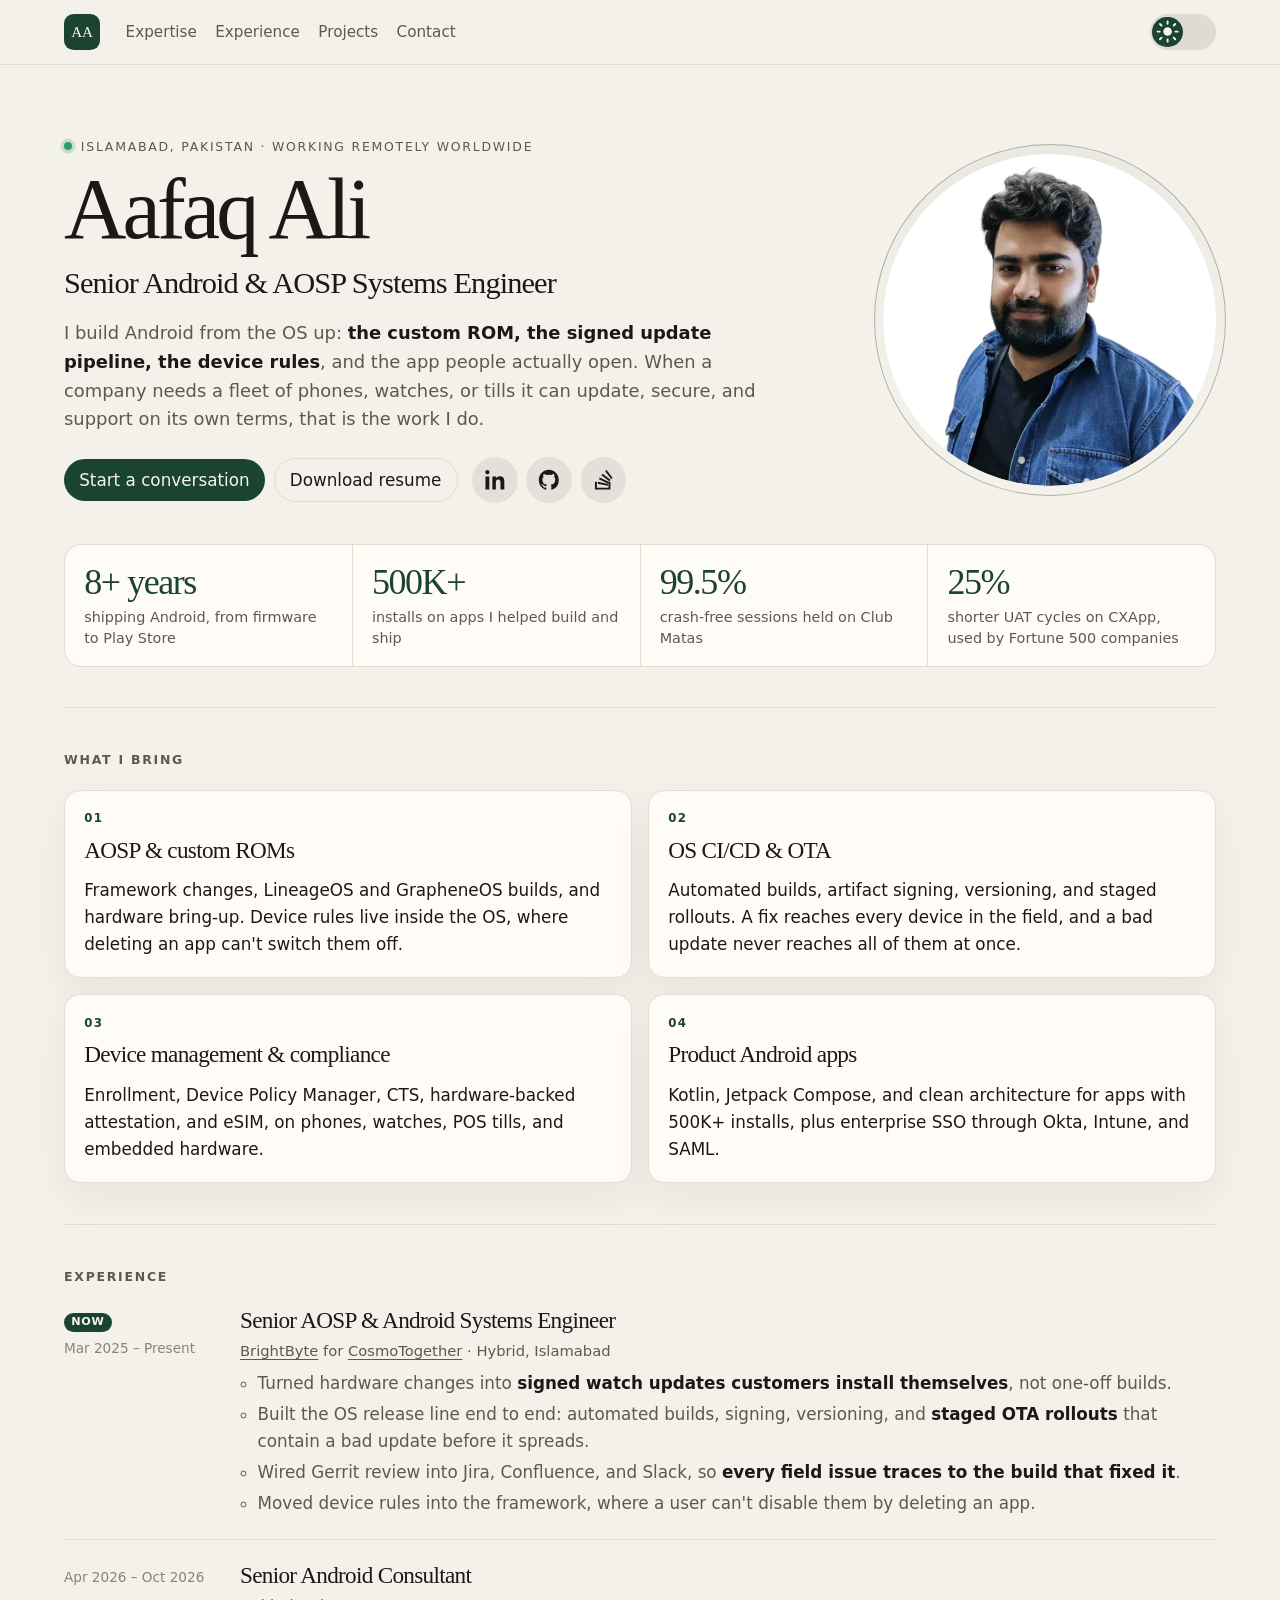
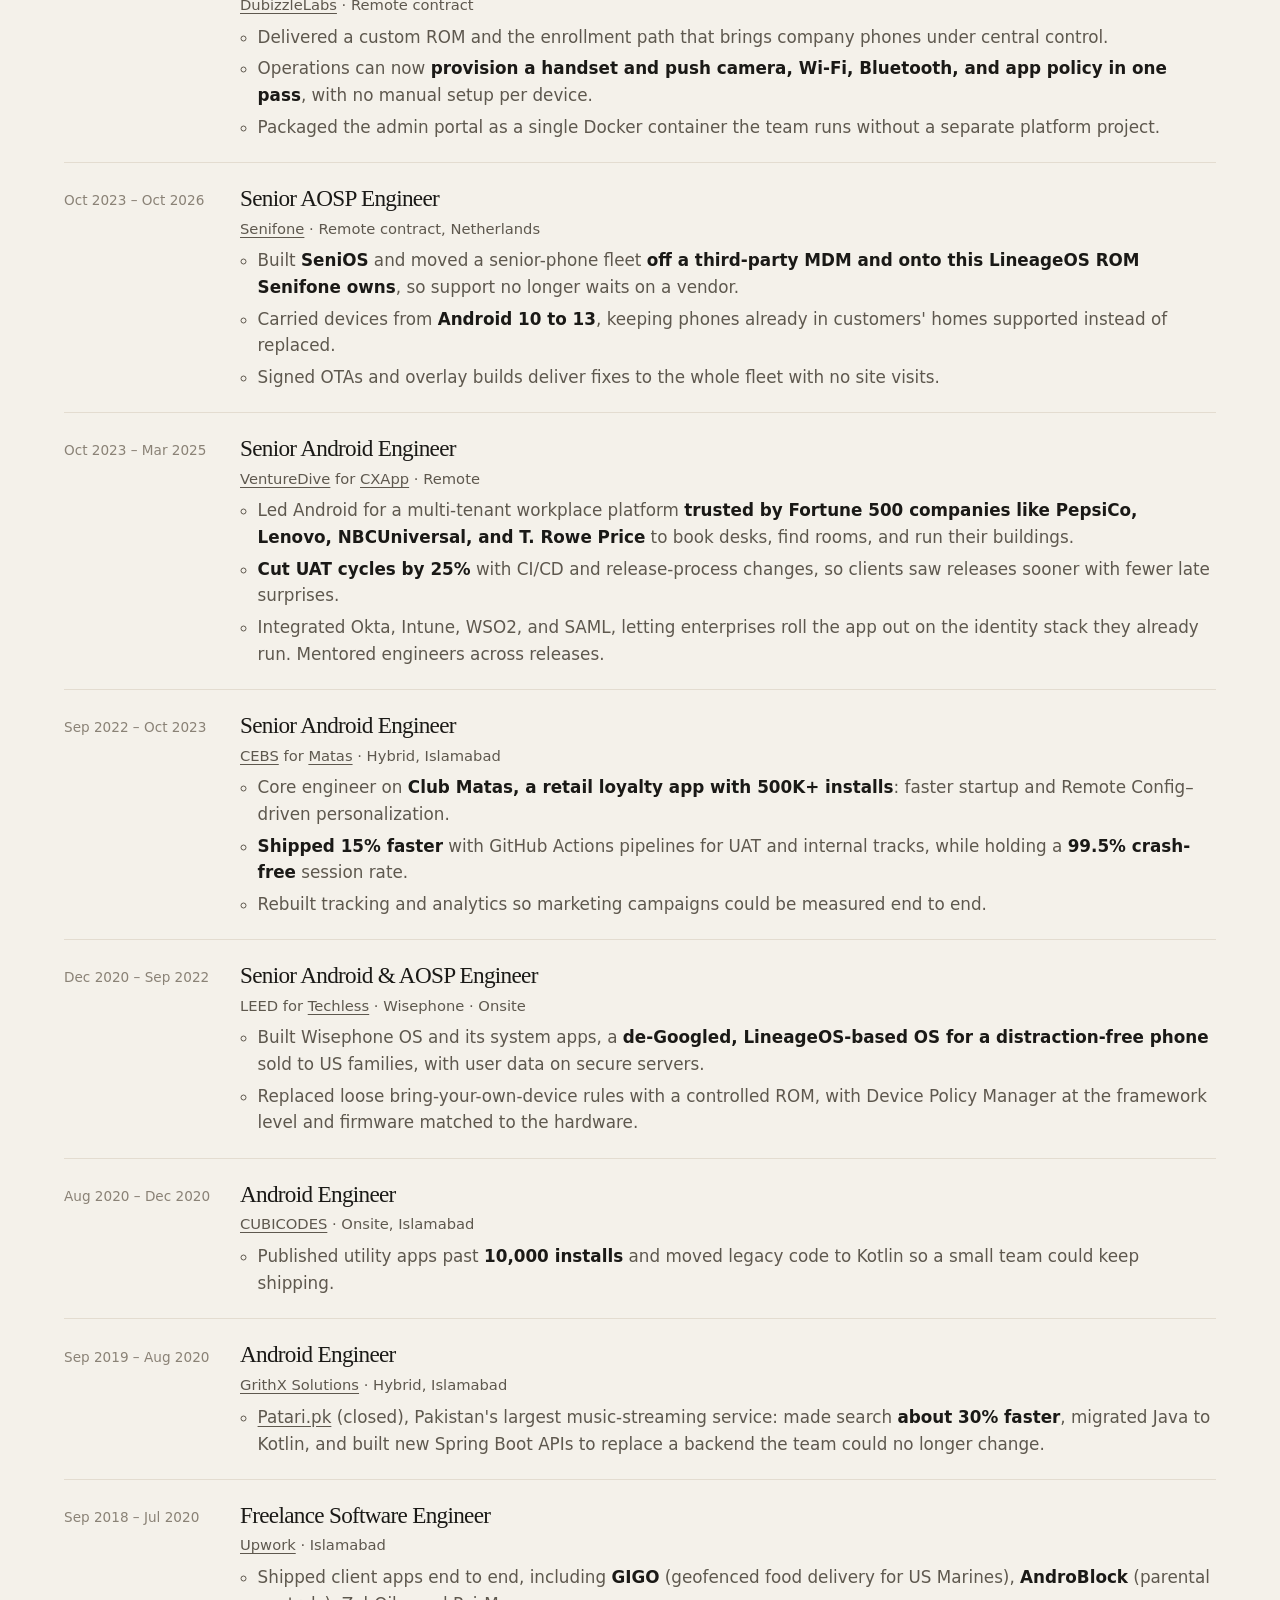
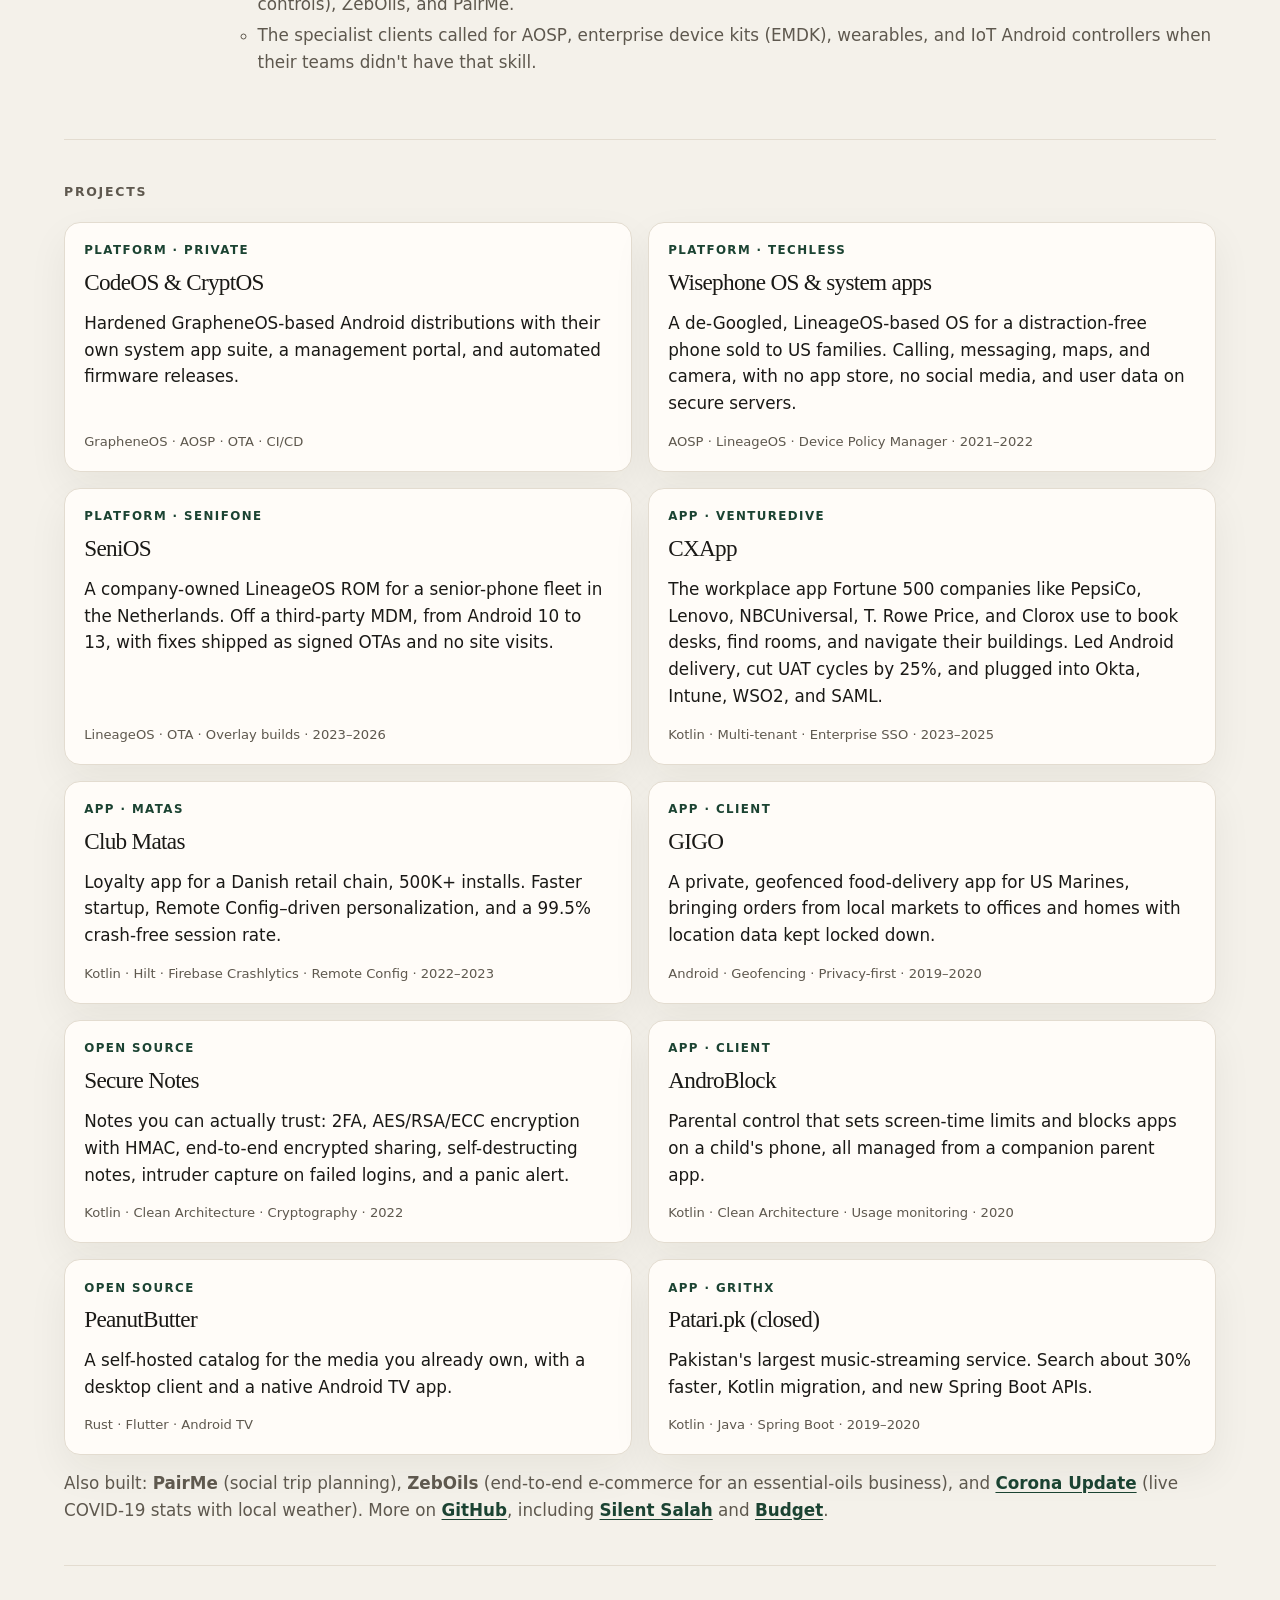
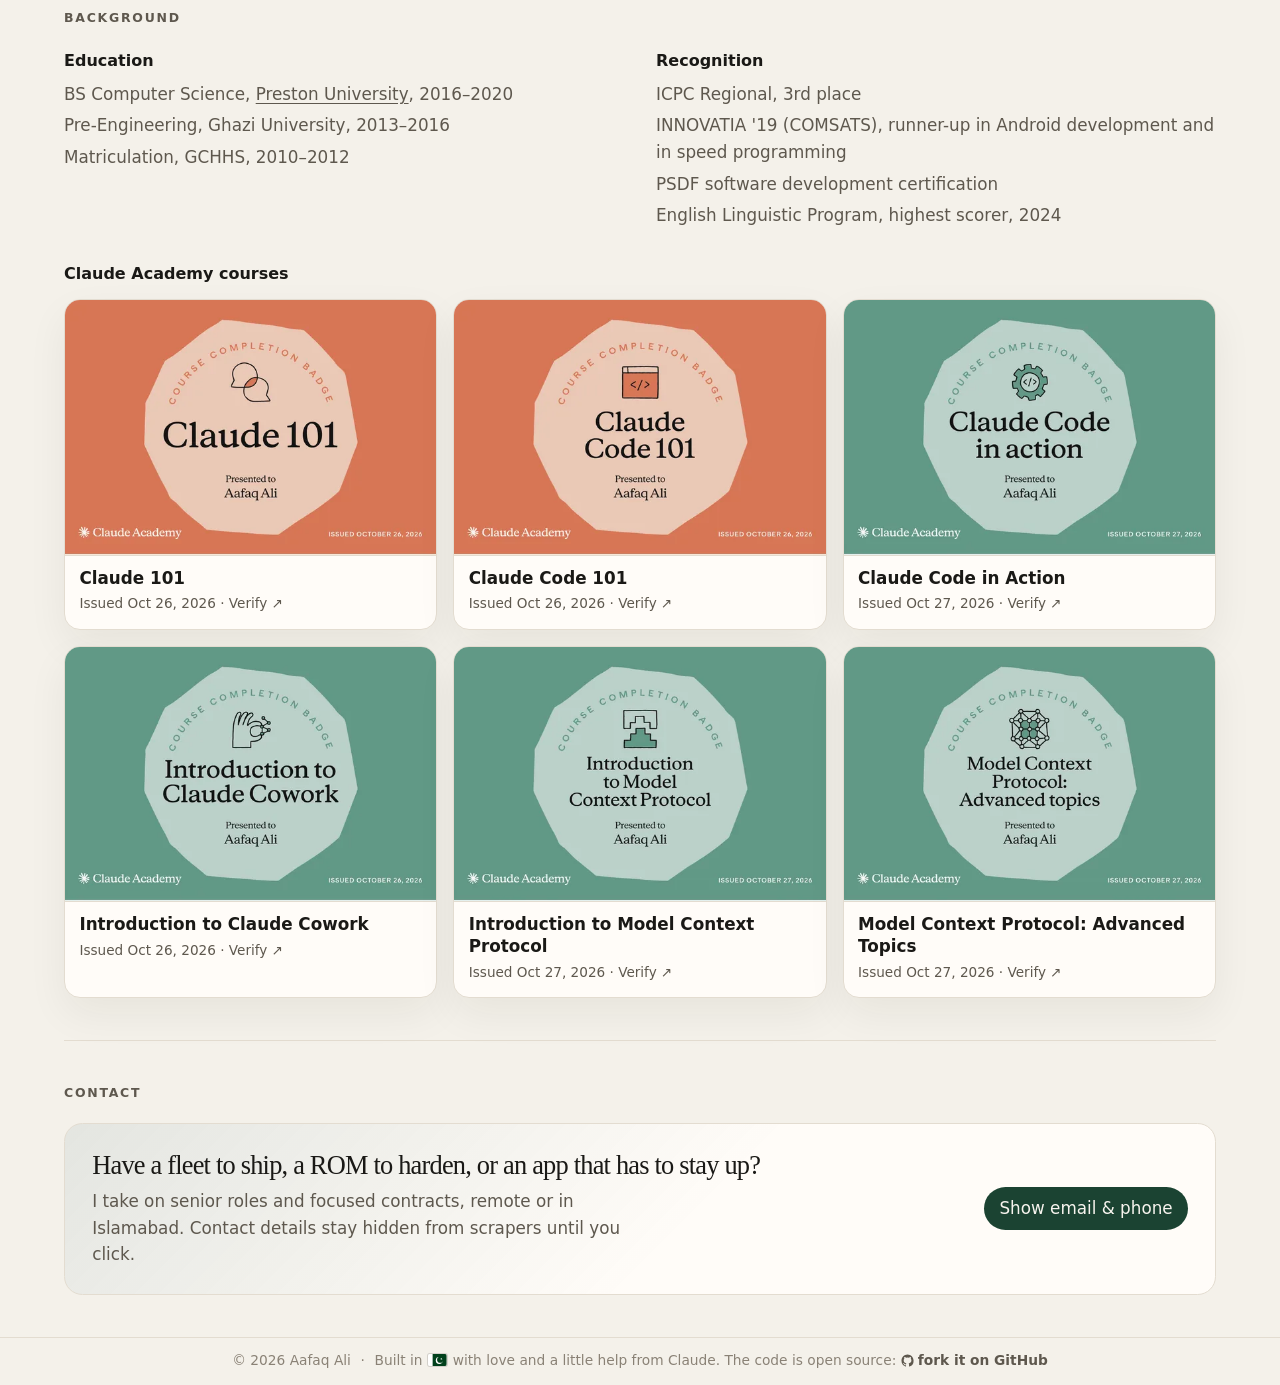
<file: index.html>
<!DOCTYPE html>
<html lang="en">
<head>
  <meta charset="utf-8">
  <meta name="viewport" content="width=device-width, initial-scale=1">
  <title>Aafaq Ali · Senior Android &amp; AOSP Systems Engineer</title>
  <meta name="description" content="Aafaq Ali builds Android from the OS up: custom ROMs, signed OTA pipelines, device management, CTS and hardware attestation, plus product apps with 500K+ installs. 8+ years, Islamabad, working remotely worldwide.">
  <meta name="author" content="Aafaq Ali">
  <meta name="robots" content="index, follow">
  <link rel="canonical" href="https://aafaq.com.pk/">
  <meta property="og:type" content="profile">
  <meta property="og:site_name" content="Aafaq Ali">
  <meta property="og:title" content="Aafaq Ali · Senior Android &amp; AOSP Systems Engineer">
  <meta property="og:description" content="Custom ROMs, signed OTA pipelines, device management, and Android apps with 500K+ installs. 8+ years shipping Android, from the OS to the home screen.">
  <meta property="og:url" content="https://aafaq.com.pk/">
  <meta property="profile:first_name" content="Aafaq">
  <meta property="profile:last_name" content="Ali">
  <meta name="twitter:card" content="summary">
  <meta name="twitter:site" content="@Aafaqale">
  <meta name="twitter:title" content="Aafaq Ali · Senior Android &amp; AOSP Systems Engineer">
  <meta name="twitter:description" content="Custom ROMs, signed OTA pipelines, device management, and Android apps with 500K+ installs.">
  <meta name="theme-color" content="#f4f1ea" media="(prefers-color-scheme: light)">
  <meta name="theme-color" content="#12110f" media="(prefers-color-scheme: dark)">
  <!-- Google Analytics 4: only on the live site, so local copies and previews are not counted. -->
  <script>
    if (/^(www\.)?aafaq\.com\.pk$/.test(location.hostname)) {
      window.dataLayer = window.dataLayer || [];
      window.gtag = function () { dataLayer.push(arguments); };
      gtag("js", new Date());
      gtag("config", "G-D1ZEYYBL6N");
      var ga = document.createElement("script");
      ga.async = true;
      ga.src = "https://www.googletagmanager.com/gtag/js?id=G-D1ZEYYBL6N";
      document.head.appendChild(ga);
    }
  </script>
  <link rel="icon" href="favicon.svg" type="image/svg+xml">
  <link rel="stylesheet" href="css/site.css?v=dev">
  <script>
    (function () {
      try {
        var saved = localStorage.getItem("theme");
        var theme = saved || (matchMedia("(prefers-color-scheme: dark)").matches ? "dark" : "light");
        document.documentElement.setAttribute("data-theme", theme);
      } catch (err) {}
    })();
  </script>
  <script src="js/site.js?v=dev" defer></script>
  <script type="application/ld+json">
  {
    "@context": "https://schema.org",
    "@type": "ProfilePage",
    "url": "https://aafaq.com.pk/",
    "mainEntity": {
      "@type": "Person",
      "name": "Aafaq Ali",
      "jobTitle": "Senior Android and AOSP Systems Engineer",
      "description": "Android and AOSP systems engineer building custom ROMs, signed OTA pipelines, device management, and product Android apps.",
      "url": "https://aafaq.com.pk/",
      "address": {
        "@type": "PostalAddress",
        "addressLocality": "Islamabad",
        "addressCountry": "PK"
      },
      "worksFor": {
        "@type": "Organization",
        "name": "BrightByte",
        "url": "https://www.linkedin.com/company/bright-byteconsulting"
      },
      "alumniOf": {
        "@type": "CollegeOrUniversity",
        "name": "Preston University",
        "url": "https://preston.edu.pk/"
      },
      "knowsAbout": [
        "Android",
        "Kotlin",
        "Jetpack Compose",
        "AOSP",
        "LineageOS",
        "GrapheneOS",
        "OTA updates",
        "CTS",
        "hardware attestation",
        "eSIM",
        "embedded Android",
        "point of sale",
        "MDM"
      ],
      "sameAs": [
        "https://www.linkedin.com/in/aafaqali/",
        "https://github.com/AafaaqAli",
        "https://stackoverflow.com/users/10003471/ali",
        "https://x.com/Aafaqale",
        "https://www.upwork.com/freelancers/~01023178194f30eed5"
      ]
    }
  }
  </script>
</head>
<body>
  <a class="skip" href="#content">Skip to content</a>
  <header class="site-header">
    <div class="wrap bar">
      <a class="brand" href="#top" aria-label="Aafaq Ali, back to top">AA</a>
      <nav class="nav" aria-label="Primary">
        <a href="#expertise">Expertise</a>
        <a href="#experience">Experience</a>
        <a href="#work">Projects</a>
        <a href="#contact">Contact</a>
      </nav>
      <button class="theme-toggle" id="theme-toggle" type="button" aria-pressed="false" aria-label="Switch to dark mode">
        <span class="theme-thumb">
          <span class="theme-glyph">
            <svg class="theme-sun" viewBox="0 0 24 24" aria-hidden="true"><circle cx="12" cy="12" r="4.4"></circle><path d="M12 1.6v2.2M12 20.2v2.2M4.1 4.1l1.6 1.6M18.3 18.3l1.6 1.6M1.6 12h2.2M20.2 12h2.2M4.1 19.9l1.6-1.6M18.3 5.7l1.6-1.6" stroke="currentColor" stroke-width="2" stroke-linecap="round" fill="none"></path></svg>
            <svg class="theme-moon" viewBox="4.4 2.5 18 18" aria-hidden="true"><path d="M14.6 3.1a8.4 8.4 0 1 0 6.3 13.6A6.6 6.6 0 0 1 14.6 3.1z"></path></svg>
          </span>
        </span>
      </button>
    </div>
  </header>

  <main id="content">
    <div class="wrap">
      <header class="hero" id="top">
        <div class="hero-copy">
        <p class="eyebrow"><span class="dot" aria-hidden="true"></span>Islamabad, Pakistan · Working remotely worldwide</p>
        <h1>Aafaq Ali</h1>
        <p class="role">Senior Android &amp; AOSP Systems Engineer</p>
        <p class="lede">I build Android from the OS up: <strong>the custom ROM, the signed update pipeline, the device rules</strong>, and the app people actually open. When a company needs a fleet of phones, watches, or tills it can update, secure, and support on its own terms, that is the work I do.</p>
        <p class="actions">
          <a class="button" href="#contact">Start a conversation</a>
          <a class="button quiet" href="aafaq-ali-resume.pdf?v=dev" download>Download resume</a>
          <span class="socials">
            <a class="icon-btn" href="https://www.linkedin.com/in/aafaqali/" rel="me noopener noreferrer" aria-label="LinkedIn" target="_blank">
              <svg viewBox="-1.2 -0.2 24.8 25.4" aria-hidden="true"><path d="M4.98 3.5C4.98 4.88 3.88 6 2.5 6S0 4.88 0 3.5 1.12 1 2.5 1s2.48 1.12 2.48 2.5zM.24 8.48h4.52V24H.24V8.48zM8.34 8.48h4.33v2.12h.06c.6-1.14 2.08-2.34 4.28-2.34 4.58 0 5.42 3.01 5.42 6.93V24h-4.52v-7.66c0-1.83-.03-4.18-2.55-4.18-2.55 0-2.94 1.99-2.94 4.05V24H8.34V8.48z"/></svg>
            </a>
            <a class="icon-btn" href="https://github.com/AafaaqAli" rel="me noopener noreferrer" aria-label="GitHub" target="_blank">
              <svg viewBox="1.2 1.2 21.6 21.6" aria-hidden="true"><path d="M12 2C6.48 2 2 6.58 2 12.26c0 4.52 2.87 8.35 6.84 9.7.5.1.68-.22.68-.49 0-.24-.01-.87-.01-1.71-2.78.62-3.37-1.37-3.37-1.37-.45-1.18-1.11-1.5-1.11-1.5-.91-.64.07-.63.07-.63 1 .07 1.53 1.06 1.53 1.06.9 1.57 2.36 1.12 2.94.86.09-.67.35-1.12.63-1.38-2.22-.26-4.55-1.14-4.55-5.07 0-1.12.39-2.03 1.03-2.75-.1-.26-.45-1.3.1-2.71 0 0 .84-.27 2.75 1.05a9.3 9.3 0 0 1 5 0c1.91-1.32 2.75-1.05 2.75-1.05.55 1.41.2 2.45.1 2.71.64.72 1.03 1.63 1.03 2.75 0 3.94-2.34 4.8-4.57 5.06.36.32.68.94.68 1.9 0 1.38-.01 2.49-.01 2.83 0 .27.18.6.69.49A10.04 10.04 0 0 0 22 12.26C22 6.58 17.52 2 12 2z"/></svg>
            </a>
            <a class="icon-btn" href="https://stackoverflow.com/users/10003471/ali" rel="me noopener noreferrer" aria-label="Stack Overflow" target="_blank">
              <svg viewBox="4.2 3.6 17.6 19.3" aria-hidden="true"><path d="M17.2 20.3v-5.4h1.7v7.1H5.1v-7.1h1.7v5.4h10.4z"/><path d="m7.5 16.7 9.1 1.9.35-1.65-9.1-1.9-.35 1.65zm1.15-3.9 8.4 3.9.72-1.55-8.4-3.9-.72 1.55zm2.15-3.7 7.15 5.55 1.05-1.35-7.15-5.55-1.05 1.35zm3.4-3.5 5.4 7 1.32-1.02-5.4-7-1.32 1.02z"/></svg>
            </a>
          </span>
        </p>
        </div>

        <figure class="portrait">
          <img class="portrait-light" src="img/portrait-light.webp" width="612" height="612" alt="Portrait of Aafaq Ali" fetchpriority="high">
          <img class="portrait-dark" src="img/portrait-dark.webp" width="612" height="612" alt="" aria-hidden="true">
        </figure>

        <dl class="stats" aria-label="Highlights">
          <div><dt>8+ years</dt><dd>shipping Android, from firmware to Play Store</dd></div>
          <div><dt>500K+</dt><dd>installs on apps I helped build and ship</dd></div>
          <div><dt>99.5%</dt><dd>crash-free sessions held on Club Matas</dd></div>
          <div><dt>25%</dt><dd>shorter UAT cycles on CXApp, used by Fortune 500 companies</dd></div>
        </dl>
      </header>

      <section class="section" id="expertise" aria-labelledby="expertise-title">
        <h2 id="expertise-title">What I bring</h2>
        <div class="cards">
          <article class="card">
            <span class="card-tag">01</span>
            <h3>AOSP &amp; custom ROMs</h3>
            <p class="body">Framework changes, LineageOS and GrapheneOS builds, and hardware bring-up. Device rules live inside the OS, where deleting an app can't switch them off.</p>
          </article>
          <article class="card">
            <span class="card-tag">02</span>
            <h3>OS CI/CD &amp; OTA</h3>
            <p class="body">Automated builds, artifact signing, versioning, and staged rollouts. A fix reaches every device in the field, and a bad update never reaches all of them at once.</p>
          </article>
          <article class="card">
            <span class="card-tag">03</span>
            <h3>Device management &amp; compliance</h3>
            <p class="body">Enrollment, Device Policy Manager, CTS, hardware-backed attestation, and eSIM, on phones, watches, POS tills, and embedded hardware.</p>
          </article>
          <article class="card">
            <span class="card-tag">04</span>
            <h3>Product Android apps</h3>
            <p class="body">Kotlin, Jetpack Compose, and clean architecture for apps with 500K+ installs, plus enterprise SSO through Okta, Intune, and SAML.</p>
          </article>
        </div>
      </section>

      <section class="section" id="experience" aria-labelledby="experience-title">
        <h2 id="experience-title">Experience</h2>
        <ol class="timeline">
          <li class="job">
            <p class="when">Mar 2025 – Present</p>
            <div>
              <h3>Senior AOSP &amp; Android Systems Engineer</h3>
              <p class="meta"><a href="https://www.linkedin.com/company/bright-byteconsulting" target="_blank" rel="noopener noreferrer">BrightByte</a> for <a href="https://cosmotogether.com/" target="_blank" rel="noopener noreferrer">CosmoTogether</a> · Hybrid, Islamabad</p>
              <ul>
                <li>Turned hardware changes into <strong>signed watch updates customers install themselves</strong>, not one-off builds.</li>
                <li>Built the OS release line end to end: automated builds, signing, versioning, and <strong>staged OTA rollouts</strong> that contain a bad update before it spreads.</li>
                <li>Wired Gerrit review into Jira, Confluence, and Slack, so <strong>every field issue traces to the build that fixed it</strong>.</li>
                <li>Moved device rules into the framework, where a user can't disable them by deleting an app.</li>
              </ul>
            </div>
          </li>

          <li class="job">
            <p class="when">Apr 2026 – Oct 2026</p>
            <div>
              <h3>Senior Android Consultant</h3>
              <p class="meta"><a href="https://www.dubizzle.com/" target="_blank" rel="noopener noreferrer">DubizzleLabs</a> · Remote contract</p>
              <ul>
                <li>Delivered a custom ROM and the enrollment path that brings company phones under central control.</li>
                <li>Operations can now <strong>provision a handset and push camera, Wi-Fi, Bluetooth, and app policy in one pass</strong>, with no manual setup per device.</li>
                <li>Packaged the admin portal as a single Docker container the team runs without a separate platform project.</li>
              </ul>
            </div>
          </li>

          <li class="job">
            <p class="when">Oct 2023 – Oct 2026</p>
            <div>
              <h3>Senior AOSP Engineer</h3>
              <p class="meta"><a href="https://senifone.co.uk/" target="_blank" rel="noopener noreferrer">Senifone</a> · Remote contract, Netherlands</p>
              <ul>
                <li>Built <strong>SeniOS</strong> and moved a senior-phone fleet <strong>off a third-party MDM and onto this LineageOS ROM Senifone owns</strong>, so support no longer waits on a vendor.</li>
                <li>Carried devices from <strong>Android 10 to 13</strong>, keeping phones already in customers' homes supported instead of replaced.</li>
                <li>Signed OTAs and overlay builds deliver fixes to the whole fleet with no site visits.</li>
              </ul>
            </div>
          </li>

          <li class="job">
            <p class="when">Oct 2023 – Mar 2025</p>
            <div>
              <h3>Senior Android Engineer</h3>
              <p class="meta"><a href="https://www.venturedive.com/" target="_blank" rel="noopener noreferrer">VentureDive</a> for <a href="https://cxapp.com/" target="_blank" rel="noopener noreferrer">CXApp</a> · Remote</p>
              <ul>
                <li>Led Android for a multi-tenant workplace platform <strong>trusted by Fortune 500 companies like PepsiCo, Lenovo, NBCUniversal, and T. Rowe Price</strong> to book desks, find rooms, and run their buildings.</li>
                <li><strong>Cut UAT cycles by 25%</strong> with CI/CD and release-process changes, so clients saw releases sooner with fewer late surprises.</li>
                <li>Integrated Okta, Intune, WSO2, and SAML, letting enterprises roll the app out on the identity stack they already run. Mentored engineers across releases.</li>
              </ul>
            </div>
          </li>

          <li class="job">
            <p class="when">Sep 2022 – Oct 2023</p>
            <div>
              <h3>Senior Android Engineer</h3>
              <p class="meta"><a href="https://www.cebs.io/" target="_blank" rel="noopener noreferrer">CEBS</a> for <a href="https://play.google.com/store/apps/details?id=matas.matas&amp;hl=en" target="_blank" rel="noopener noreferrer">Matas</a> · Hybrid, Islamabad</p>
              <ul>
                <li>Core engineer on <strong>Club Matas, a retail loyalty app with 500K+ installs</strong>: faster startup and Remote Config–driven personalization.</li>
                <li><strong>Shipped 15% faster</strong> with GitHub Actions pipelines for UAT and internal tracks, while holding a <strong>99.5% crash-free</strong> session rate.</li>
                <li>Rebuilt tracking and analytics so marketing campaigns could be measured end to end.</li>
              </ul>
            </div>
          </li>

          <li class="job">
            <p class="when">Dec 2020 – Sep 2022</p>
            <div>
              <h3>Senior Android &amp; AOSP Engineer</h3>
              <p class="meta">LEED for <a href="https://www.techless.com/" target="_blank" rel="noopener noreferrer">Techless</a> · Wisephone · Onsite</p>
              <ul>
                <li>Built Wisephone OS and its system apps, a <strong>de-Googled, LineageOS-based OS for a distraction-free phone</strong> sold to US families, with user data on secure servers.</li>
                <li>Replaced loose bring-your-own-device rules with a controlled ROM, with Device Policy Manager at the framework level and firmware matched to the hardware.</li>
              </ul>
            </div>
          </li>

          <li class="job">
            <p class="when">Aug 2020 – Dec 2020</p>
            <div>
              <h3>Android Engineer</h3>
              <p class="meta"><a href="https://www.linkedin.com/company/cubicodes" target="_blank" rel="noopener noreferrer">CUBICODES</a> · Onsite, Islamabad</p>
              <ul>
                <li>Published utility apps past <strong>10,000 installs</strong> and moved legacy code to Kotlin so a small team could keep shipping.</li>
              </ul>
            </div>
          </li>

          <li class="job">
            <p class="when">Sep 2019 – Aug 2020</p>
            <div>
              <h3>Android Engineer</h3>
              <p class="meta"><a href="https://grithx.com/" target="_blank" rel="noopener noreferrer">GrithX Solutions</a> · Hybrid, Islamabad</p>
              <ul>
                <li><a href="https://en.wikipedia.org/wiki/Patari_(service)" target="_blank" rel="noopener noreferrer">Patari.pk</a> (closed), Pakistan's largest music-streaming service: made search <strong>about 30% faster</strong>, migrated Java to Kotlin, and built new Spring Boot APIs to replace a backend the team could no longer change.</li>
              </ul>
            </div>
          </li>

          <li class="job">
            <p class="when">Sep 2018 – Jul 2020</p>
            <div>
              <h3>Freelance Software Engineer</h3>
              <p class="meta"><a href="https://www.upwork.com/freelancers/~01023178194f30eed5" target="_blank" rel="noopener noreferrer">Upwork</a> · Islamabad</p>
              <ul>
                <li>Shipped client apps end to end, including <strong>GIGO</strong> (geofenced food delivery for US Marines), <strong>AndroBlock</strong> (parental controls), ZebOils, and PairMe.</li>
                <li>The specialist clients called for AOSP, enterprise device kits (EMDK), wearables, and IoT Android controllers when their teams didn't have that skill.</li>
              </ul>
            </div>
          </li>
        </ol>
      </section>

      <section class="section" id="work" aria-labelledby="work-title">
        <h2 id="work-title">Projects</h2>
        <div class="cards projects">
          <article class="card">
            <span class="card-tag">Platform · Private</span>
            <h3>CodeOS &amp; CryptOS</h3>
            <p class="body">Hardened GrapheneOS-based Android distributions with their own system app suite, a management portal, and automated firmware releases.</p>
            <p class="stack">GrapheneOS · AOSP · OTA · CI/CD</p>
          </article>
          <article class="card">
            <span class="card-tag">Platform · Techless</span>
            <h3>Wisephone OS &amp; system apps</h3>
            <p class="body">A de-Googled, LineageOS-based OS for a distraction-free phone sold to US families. Calling, messaging, maps, and camera, with no app store, no social media, and user data on secure servers.</p>
            <p class="stack">AOSP · LineageOS · Device Policy Manager · 2021–2022</p>
          </article>
          <article class="card">
            <span class="card-tag">Platform · Senifone</span>
            <h3><a href="https://senifone.co.uk/" target="_blank" rel="noopener noreferrer">SeniOS</a></h3>
            <p class="body">A company-owned LineageOS ROM for a senior-phone fleet in the Netherlands. Off a third-party MDM, from Android 10 to 13, with fixes shipped as signed OTAs and no site visits.</p>
            <p class="stack">LineageOS · OTA · Overlay builds · 2023–2026</p>
          </article>
          <article class="card">
            <span class="card-tag">App · VentureDive</span>
            <h3><a href="https://cxapp.com/" target="_blank" rel="noopener noreferrer">CXApp</a></h3>
            <p class="body">The workplace app Fortune 500 companies like PepsiCo, Lenovo, NBCUniversal, T. Rowe Price, and Clorox use to book desks, find rooms, and navigate their buildings. Led Android delivery, cut UAT cycles by 25%, and plugged into Okta, Intune, WSO2, and SAML.</p>
            <p class="stack">Kotlin · Multi-tenant · Enterprise SSO · 2023–2025</p>
          </article>
          <article class="card">
            <span class="card-tag">App · Matas</span>
            <h3><a href="https://play.google.com/store/apps/details?id=matas.matas" target="_blank" rel="noopener noreferrer">Club Matas</a></h3>
            <p class="body">Loyalty app for a Danish retail chain, 500K+ installs. Faster startup, Remote Config–driven personalization, and a 99.5% crash-free session rate.</p>
            <p class="stack">Kotlin · Hilt · Firebase Crashlytics · Remote Config · 2022–2023</p>
          </article>
          <article class="card">
            <span class="card-tag">App · Client</span>
            <h3>GIGO</h3>
            <p class="body">A private, geofenced food-delivery app for US Marines, bringing orders from local markets to offices and homes with location data kept locked down.</p>
            <p class="stack">Android · Geofencing · Privacy-first · 2019–2020</p>
          </article>
          <article class="card">
            <span class="card-tag">Open source</span>
            <h3><a href="https://github.com/AafaaqAli/SecureNotes" target="_blank" rel="noopener noreferrer">Secure Notes</a></h3>
            <p class="body">Notes you can actually trust: 2FA, AES/RSA/ECC encryption with HMAC, end-to-end encrypted sharing, self-destructing notes, intruder capture on failed logins, and a panic alert.</p>
            <p class="stack">Kotlin · Clean Architecture · Cryptography · 2022</p>
          </article>
          <article class="card">
            <span class="card-tag">App · Client</span>
            <h3>AndroBlock</h3>
            <p class="body">Parental control that sets screen-time limits and blocks apps on a child's phone, all managed from a companion parent app.</p>
            <p class="stack">Kotlin · Clean Architecture · Usage monitoring · 2020</p>
          </article>
          <article class="card">
            <span class="card-tag">Open source</span>
            <h3><a href="https://github.com/PeanutButterOrg/PeanutButter" target="_blank" rel="noopener noreferrer">PeanutButter</a></h3>
            <p class="body">A self-hosted catalog for the media you already own, with a desktop client and a native Android TV app.</p>
            <p class="stack">Rust · Flutter · Android TV</p>
          </article>
          <article class="card">
            <span class="card-tag">App · GrithX</span>
            <h3><a href="https://en.wikipedia.org/wiki/Patari_(service)" target="_blank" rel="noopener noreferrer">Patari.pk</a> (closed)</h3>
            <p class="body">Pakistan's largest music-streaming service. Search about 30% faster, Kotlin migration, and new Spring Boot APIs.</p>
            <p class="stack">Kotlin · Java · Spring Boot · 2019–2020</p>
          </article>
        </div>
        <p class="more">Also built: <strong>PairMe</strong> (social trip planning), <strong>ZebOils</strong> (end-to-end e-commerce for an essential-oils business), and
          <a href="https://github.com/AafaaqAli/CoronaUpdate" target="_blank" rel="noopener noreferrer">Corona Update</a> (live COVID-19 stats with local weather). More on
          <a href="https://github.com/AafaaqAli" target="_blank" rel="noopener noreferrer">GitHub</a>, including
          <a href="https://github.com/AafaaqAli/Silent-Namaz-Times" target="_blank" rel="noopener noreferrer">Silent Salah</a> and
          <a href="https://github.com/AafaaqAli/BudgetApp" target="_blank" rel="noopener noreferrer">Budget</a>.
        </p>
      </section>

      <section class="section" id="background" aria-labelledby="background-title">
        <h2 id="background-title">Background</h2>
        <div class="facts">
          <div>
            <h3>Education</h3>
            <ul class="quiet">
              <li>BS Computer Science, <a href="https://preston.edu.pk/" target="_blank" rel="noopener noreferrer">Preston University</a>, 2016–2020</li>
              <li>Pre-Engineering, Ghazi University, 2013–2016</li>
              <li>Matriculation, GCHHS, 2010–2012</li>
            </ul>
          </div>
          <div>
            <h3>Recognition</h3>
            <ul class="quiet">
              <li>ICPC Regional, 3rd place</li>
              <li>INNOVATIA '19 (COMSATS), runner-up in Android development and in speed programming</li>
              <li>PSDF software development certification</li>
              <li>English Linguistic Program, highest scorer, 2024</li>
            </ul>
          </div>
        </div>
        <div class="academy" id="courses">
          <h3>Claude Academy courses</h3>
          <ul class="badges">
            <li>
              <a class="badge" href="https://academy.claude.com/verify/96abbec9899c160298dd54b25865126e" target="_blank" rel="noopener noreferrer">
                <img src="img/badge-claude-101.webp" alt="" width="560" height="384" loading="lazy" decoding="async">
                <span class="badge-name">Claude 101</span>
                <span class="badge-meta">Issued Oct 26, 2026 · Verify ↗</span>
              </a>
            </li>
            <li>
              <a class="badge" href="https://academy.claude.com/verify/3dcd5353d01d62e38c4ac11f083aba3e" target="_blank" rel="noopener noreferrer">
                <img src="img/badge-claude-code-101.webp" alt="" width="560" height="384" loading="lazy" decoding="async">
                <span class="badge-name">Claude Code 101</span>
                <span class="badge-meta">Issued Oct 26, 2026 · Verify ↗</span>
              </a>
            </li>
            <li>
              <a class="badge" href="https://academy.claude.com/verify/8e38392c309df0e5805ce47df8dbedf6" target="_blank" rel="noopener noreferrer">
                <img src="img/badge-claude-code-in-action.webp" alt="" width="560" height="384" loading="lazy" decoding="async">
                <span class="badge-name">Claude Code in Action</span>
                <span class="badge-meta">Issued Oct 27, 2026 · Verify ↗</span>
              </a>
            </li>
            <li>
              <a class="badge" href="https://academy.claude.com/verify/409545ae04b41d18a1bbf4010a0920b7" target="_blank" rel="noopener noreferrer">
                <img src="img/badge-introduction-to-claude-cowork.webp" alt="" width="560" height="384" loading="lazy" decoding="async">
                <span class="badge-name">Introduction to Claude Cowork</span>
                <span class="badge-meta">Issued Oct 26, 2026 · Verify ↗</span>
              </a>
            </li>
            <li>
              <a class="badge" href="https://academy.claude.com/verify/93e56921a56cf1212e225e848584bfc8" target="_blank" rel="noopener noreferrer">
                <img src="img/badge-introduction-to-model-context-protocol.webp" alt="" width="560" height="384" loading="lazy" decoding="async">
                <span class="badge-name">Introduction to Model Context Protocol</span>
                <span class="badge-meta">Issued Oct 27, 2026 · Verify ↗</span>
              </a>
            </li>
            <li>
              <a class="badge" href="https://academy.claude.com/verify/a0ebe234b74af0aaab118ab40c21eae5" target="_blank" rel="noopener noreferrer">
                <img src="img/badge-model-context-protocol-advanced-topics.webp" alt="" width="560" height="384" loading="lazy" decoding="async">
                <span class="badge-name">Model Context Protocol: Advanced Topics</span>
                <span class="badge-meta">Issued Oct 27, 2026 · Verify ↗</span>
              </a>
            </li>
          </ul>
        </div>
      </section>

      <section class="section" id="contact" aria-labelledby="contact-title">
        <h2 id="contact-title">Contact</h2>
        <div class="contact-panel">
          <div>
            <p class="contact-head">Have a fleet to ship, a ROM to harden, or an app that has to stay up?</p>
            <p class="contact-note">I take on senior roles and focused contracts, remote or in Islamabad. Contact details stay hidden from scrapers until you click.</p>
          </div>
          <button class="button" id="show-contact" type="button">Show email &amp; phone</button>
          <div class="contact-line" id="contact-details" hidden></div>
        </div>
      </section>
    </div>
  </main>

  <footer class="site-footer">
    <div class="wrap foot">
      <p>© 2026 Aafaq Ali</p>
      <p>Built in <button class="flag-egg" id="flag-egg" type="button" aria-label="Pakistan (a little surprise inside)" title="Pakistan Zindabad"><svg class="flag" viewBox="0 0 30 20" aria-hidden="true"><rect width="30" height="20" fill="#fff"/><rect x="7.5" width="22.5" height="20" fill="#01411c"/><circle cx="18.2" cy="10.6" r="5.6" fill="#fff"/><circle cx="19.7" cy="9.3" r="5" fill="#01411c"/><polygon points="22.55,6.25 22.29,7.59 23.46,8.30 22.10,8.46 21.80,9.79 21.23,8.55 19.86,8.67 20.87,7.74 20.33,6.49 21.52,7.15" fill="#fff"/></svg></button> with love and a little help from Claude. The code is open source: <a class="source-link" href="https://github.com/AafaaqAli/Portfolio_V4" target="_blank" rel="noopener noreferrer"><svg viewBox="1.2 1.2 21.6 21.6" aria-hidden="true"><path d="M12 2C6.48 2 2 6.58 2 12.26c0 4.52 2.87 8.35 6.84 9.7.5.1.68-.22.68-.49 0-.24-.01-.87-.01-1.71-2.78.62-3.37-1.37-3.37-1.37-.45-1.18-1.11-1.5-1.11-1.5-.91-.64.07-.63.07-.63 1 .07 1.53 1.06 1.53 1.06.9 1.57 2.36 1.12 2.94.86.09-.67.35-1.12.63-1.38-2.22-.26-4.55-1.14-4.55-5.07 0-1.12.39-2.03 1.03-2.75-.1-.26-.45-1.3.1-2.71 0 0 .84-.27 2.75 1.05a9.3 9.3 0 0 1 5 0c1.91-1.32 2.75-1.05 2.75-1.05.55 1.41.2 2.45.1 2.71.64.72 1.03 1.63 1.03 2.75 0 3.94-2.34 4.8-4.57 5.06.36.32.68.94.68 1.9 0 1.38-.01 2.49-.01 2.83 0 .27.18.6.69.49A10.04 10.04 0 0 0 22 12.26C22 6.58 17.52 2 12 2z"/></svg>fork it on GitHub</a></p>
    </div>
  </footer>
</body>
</html>
</file>
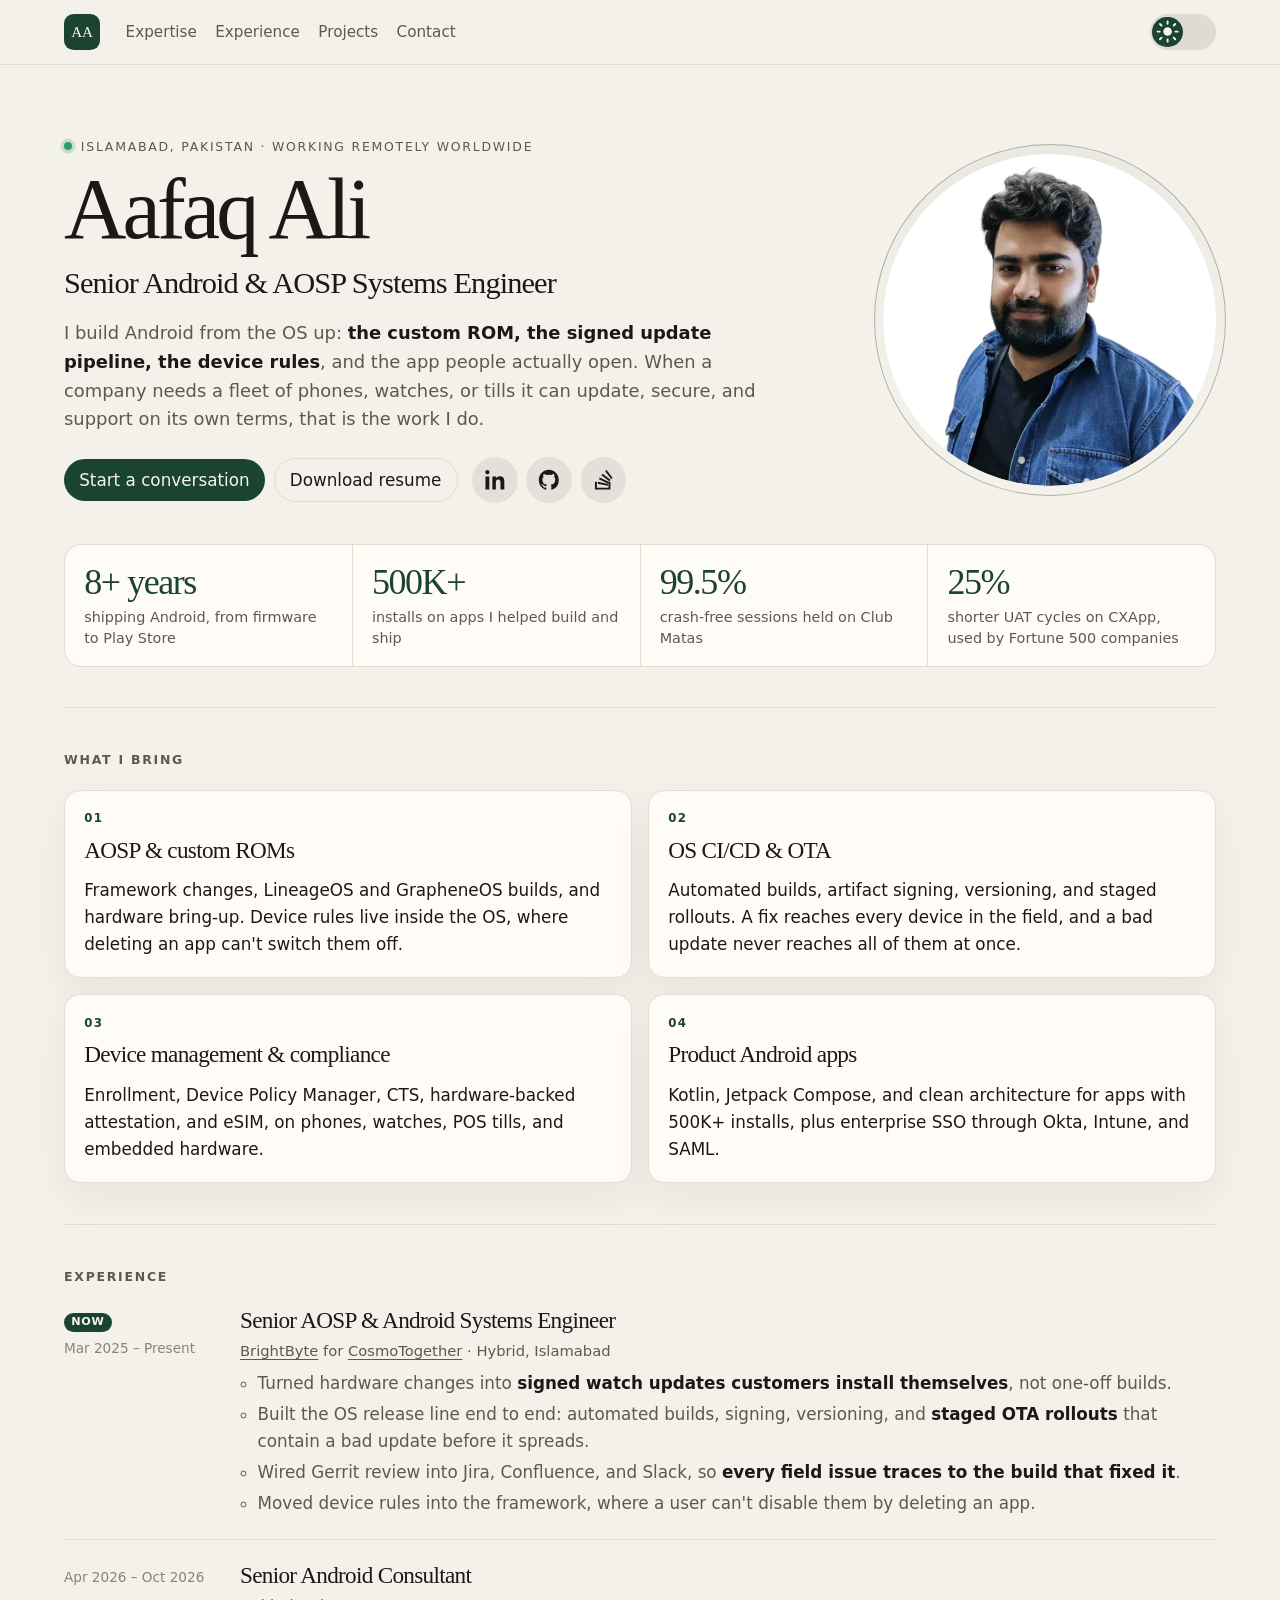
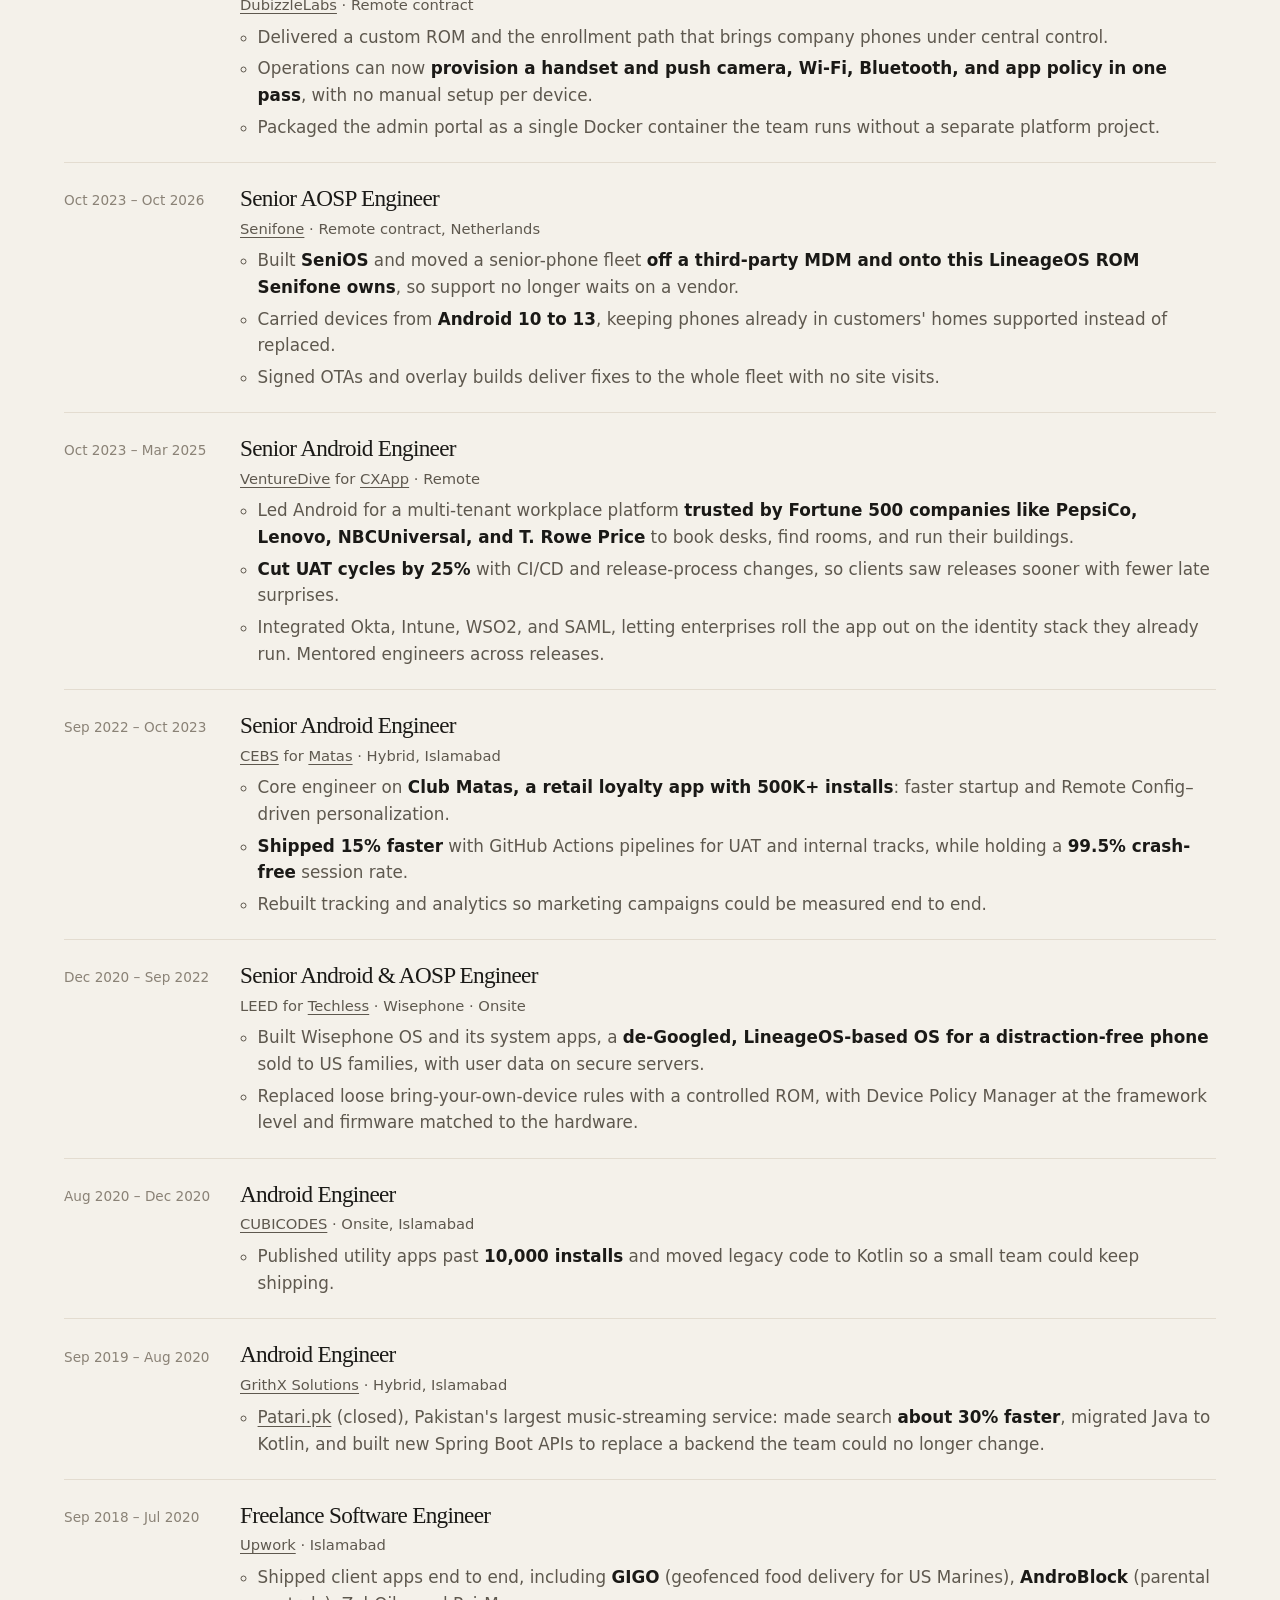
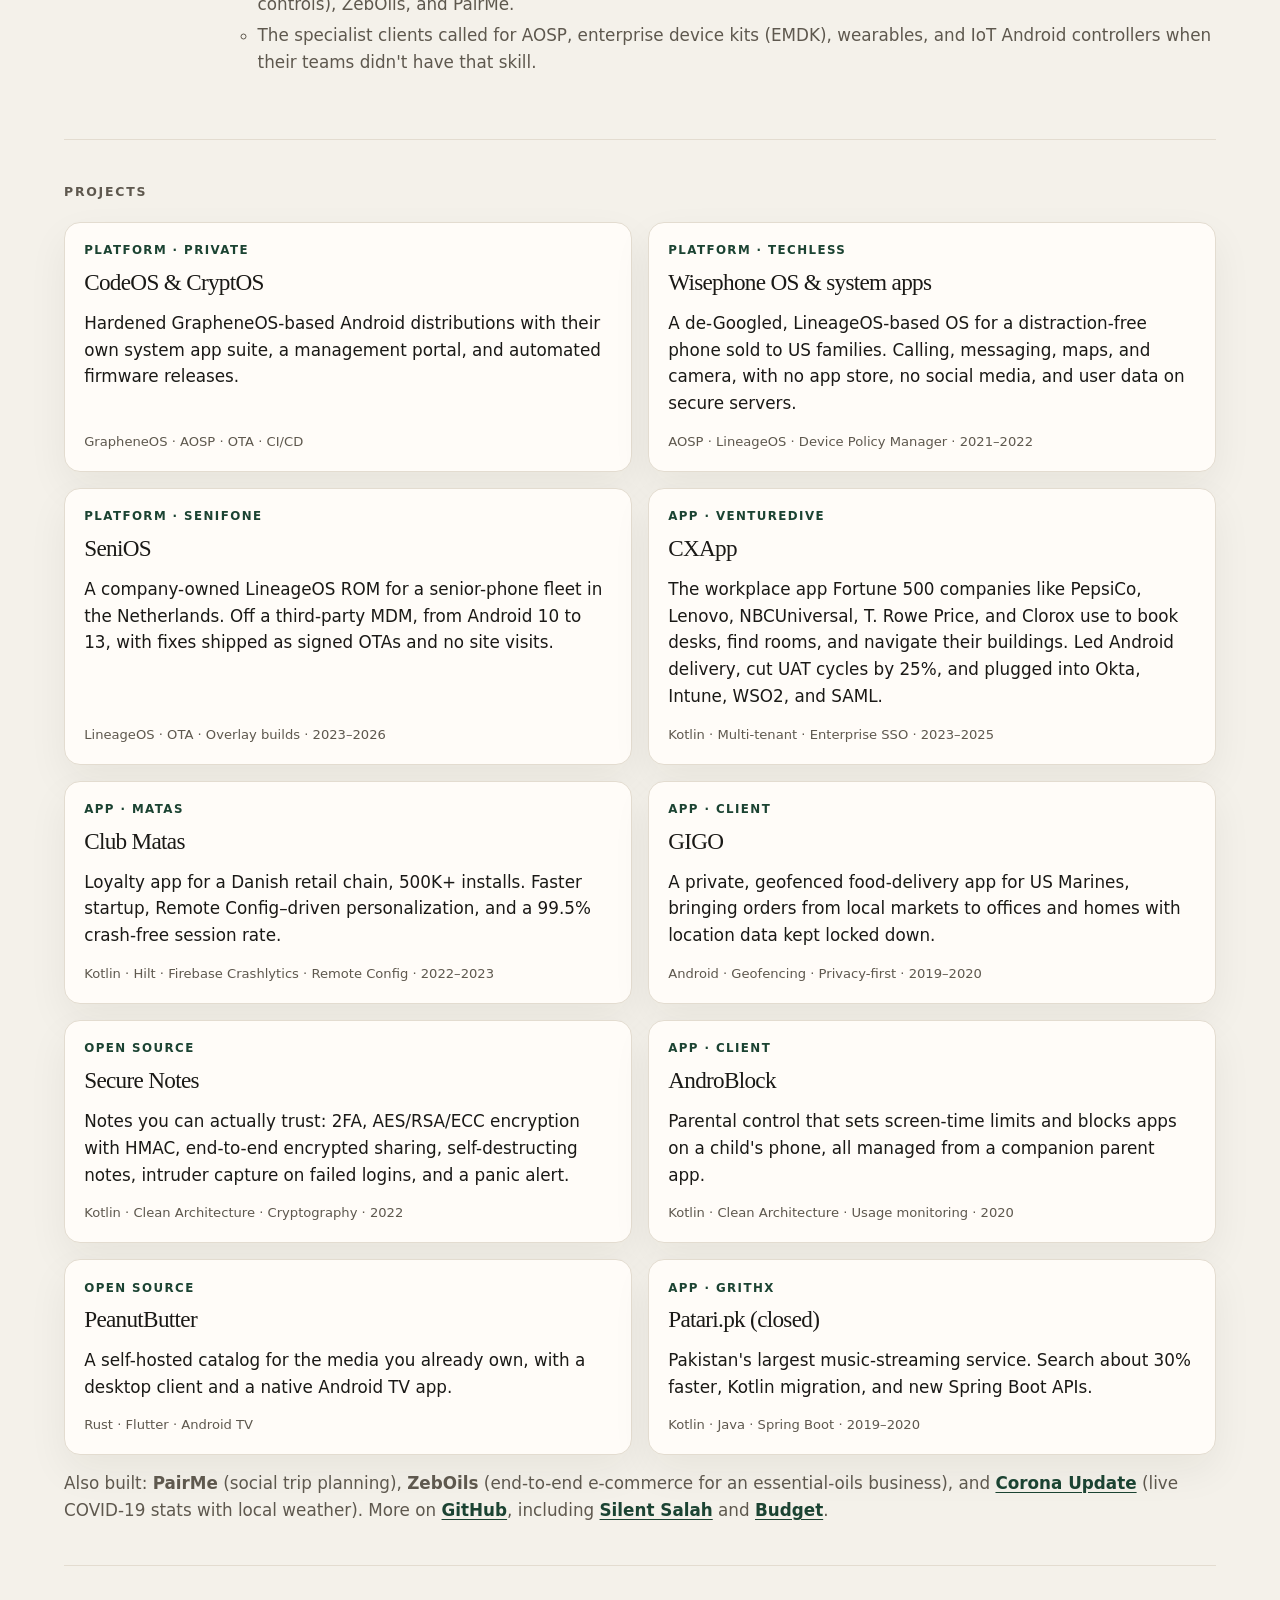
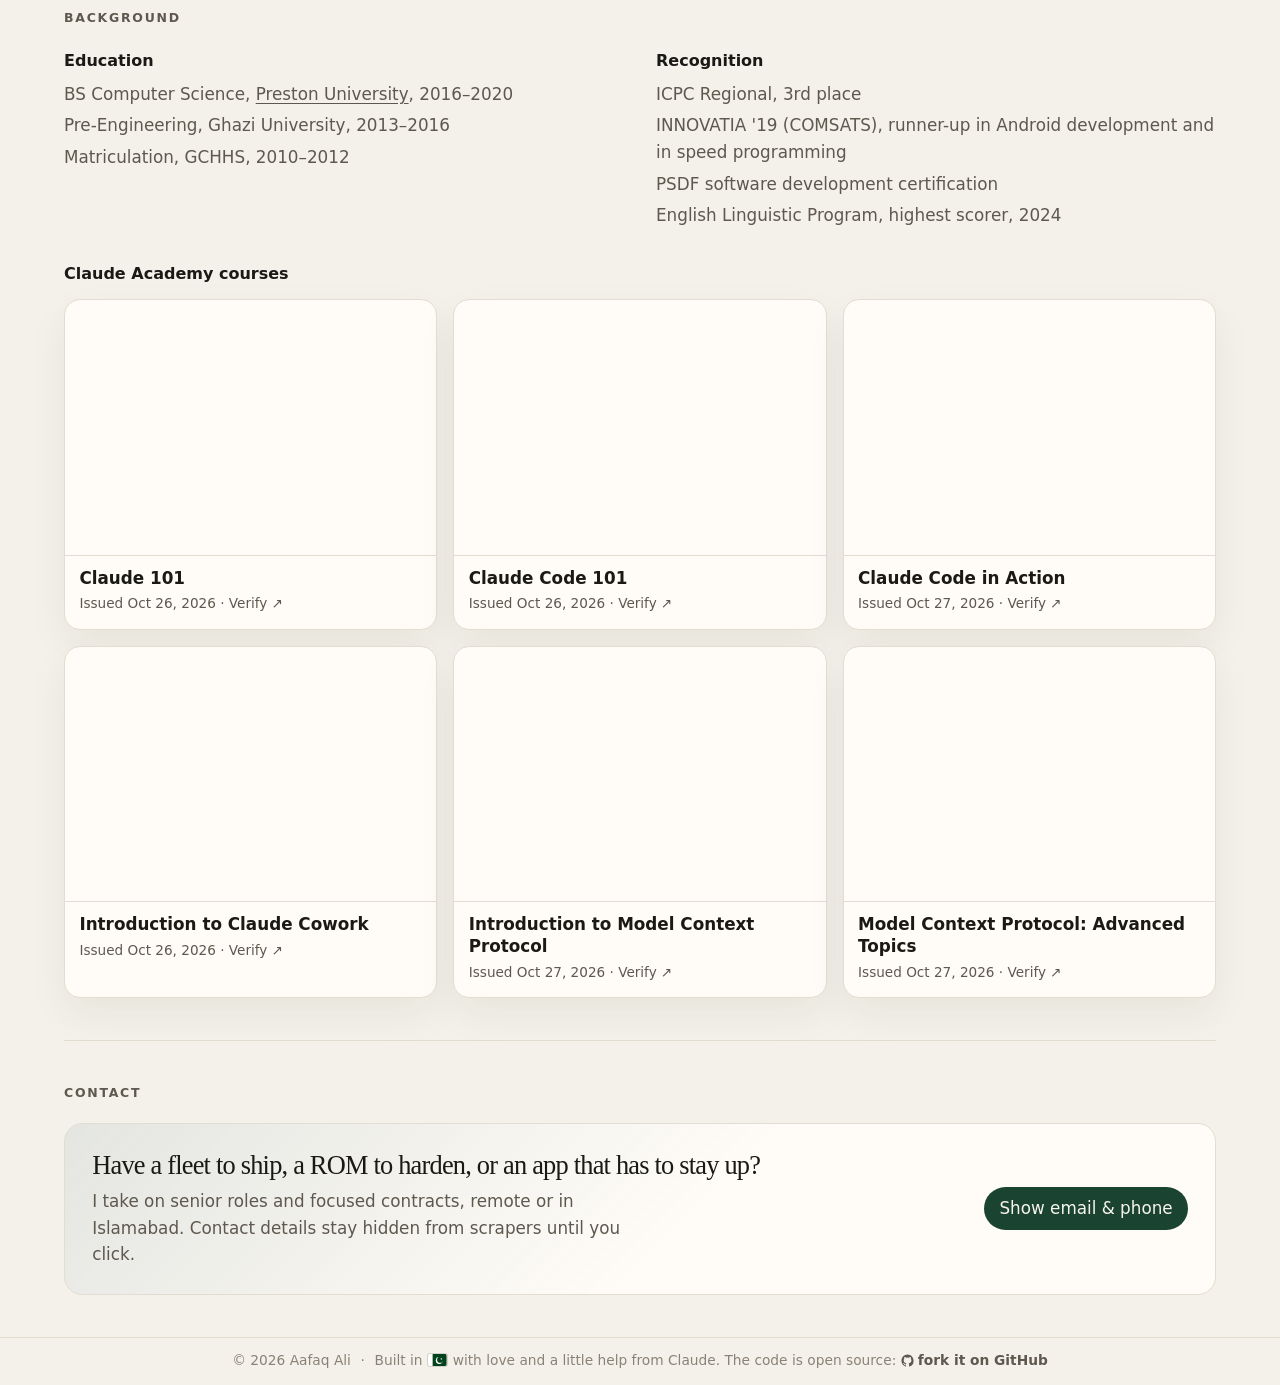
<file: blog-3-columns.html>
<!DOCTYPE html>
<html lang="en">
<head>
  <meta charset="utf-8">
  <meta name="viewport" content="width=device-width, initial-scale=1">
  <title>Aafaq Ali</title>
  <link rel="canonical" href="https://aafaq.com.pk/">
  <meta http-equiv="refresh" content="0; url=./">
  <link rel="icon" href="favicon.svg" type="image/svg+xml">
</head>
<body>
  <p><a href="./">Aafaq Ali</a></p>
</body>
</html>
</file>
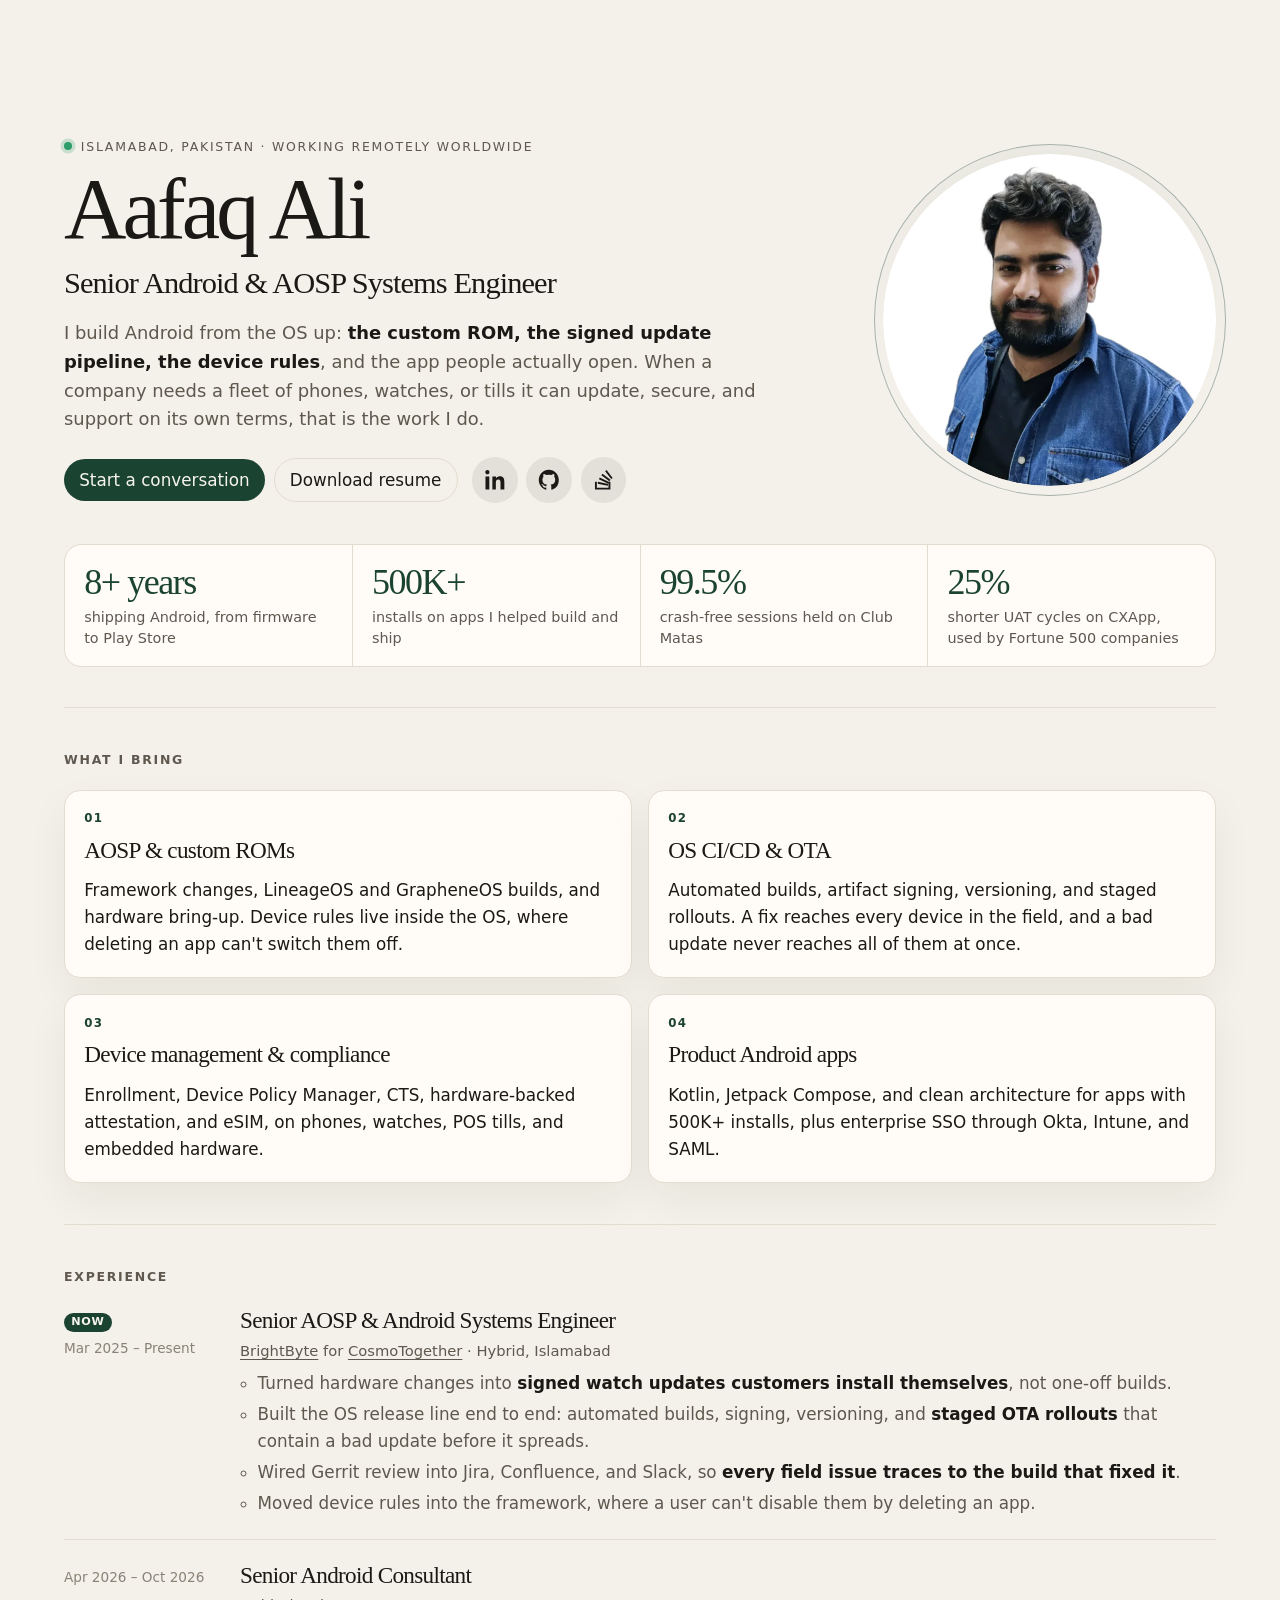
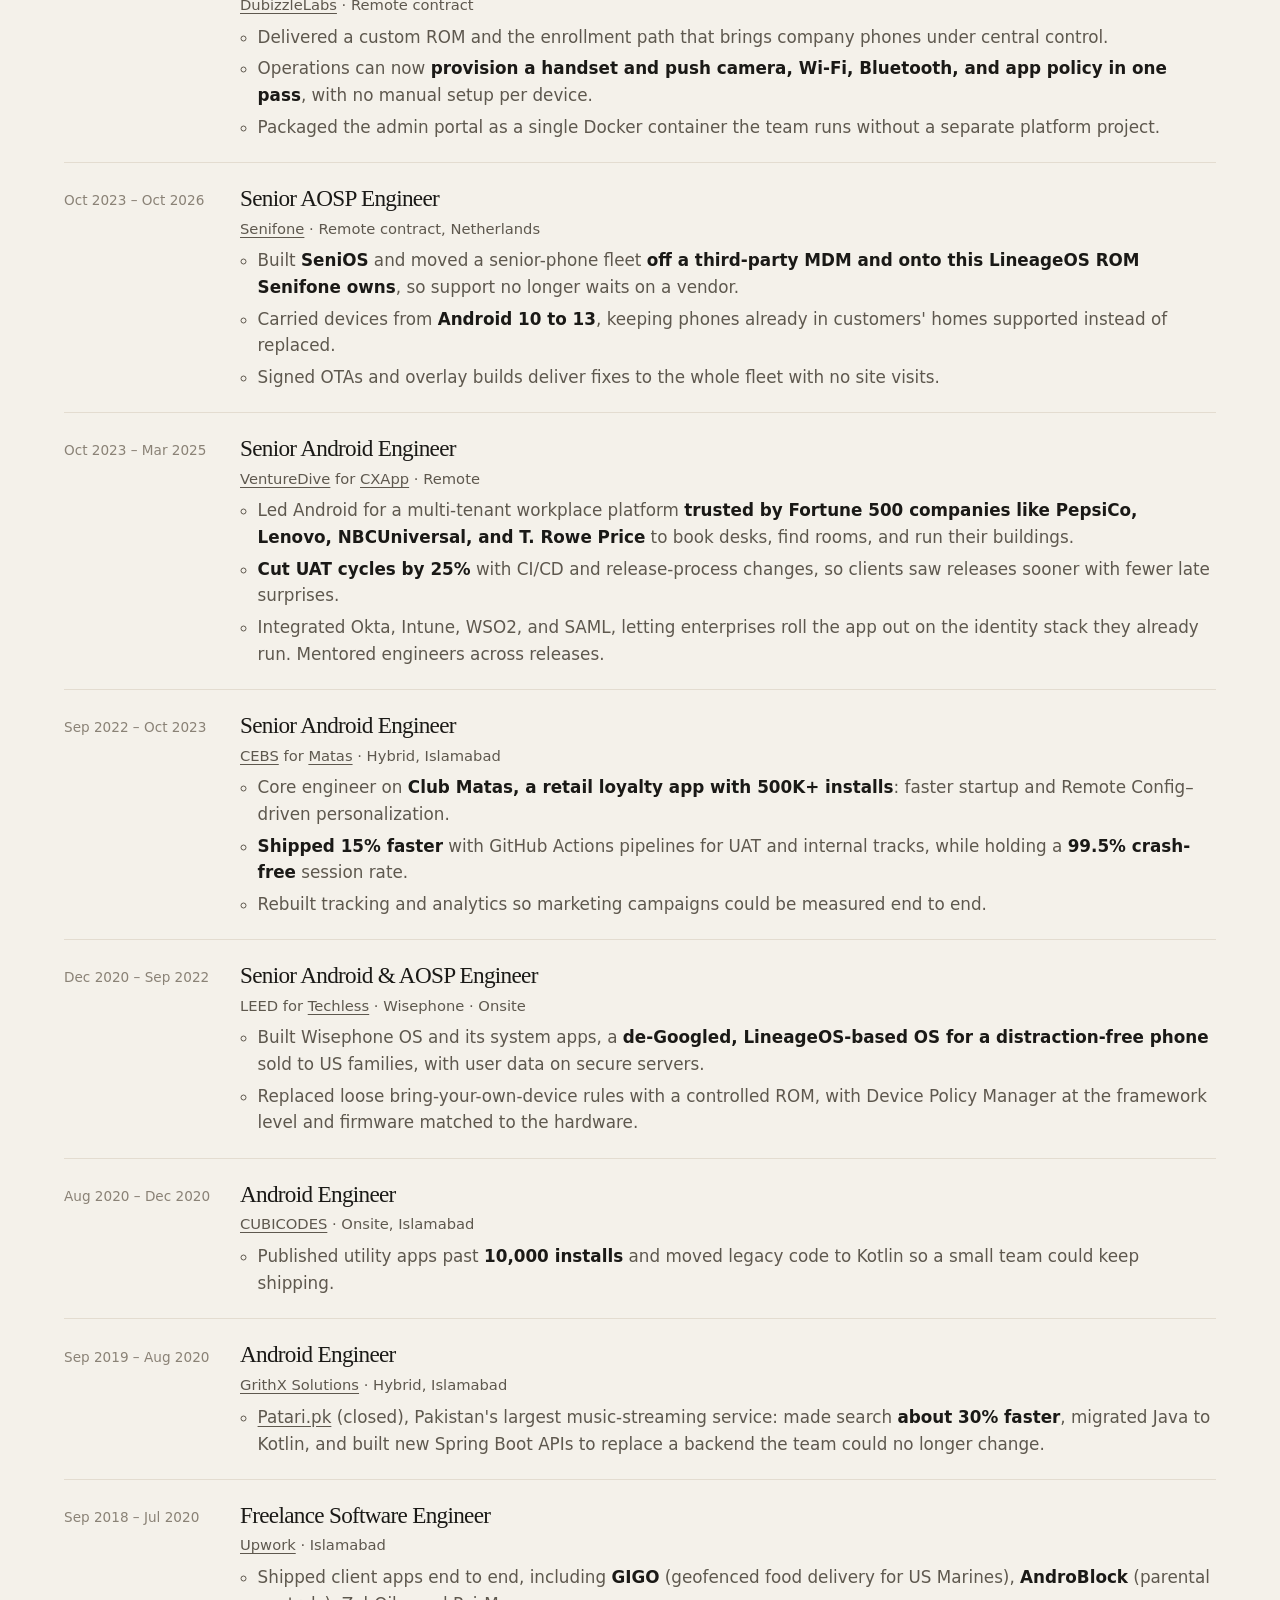
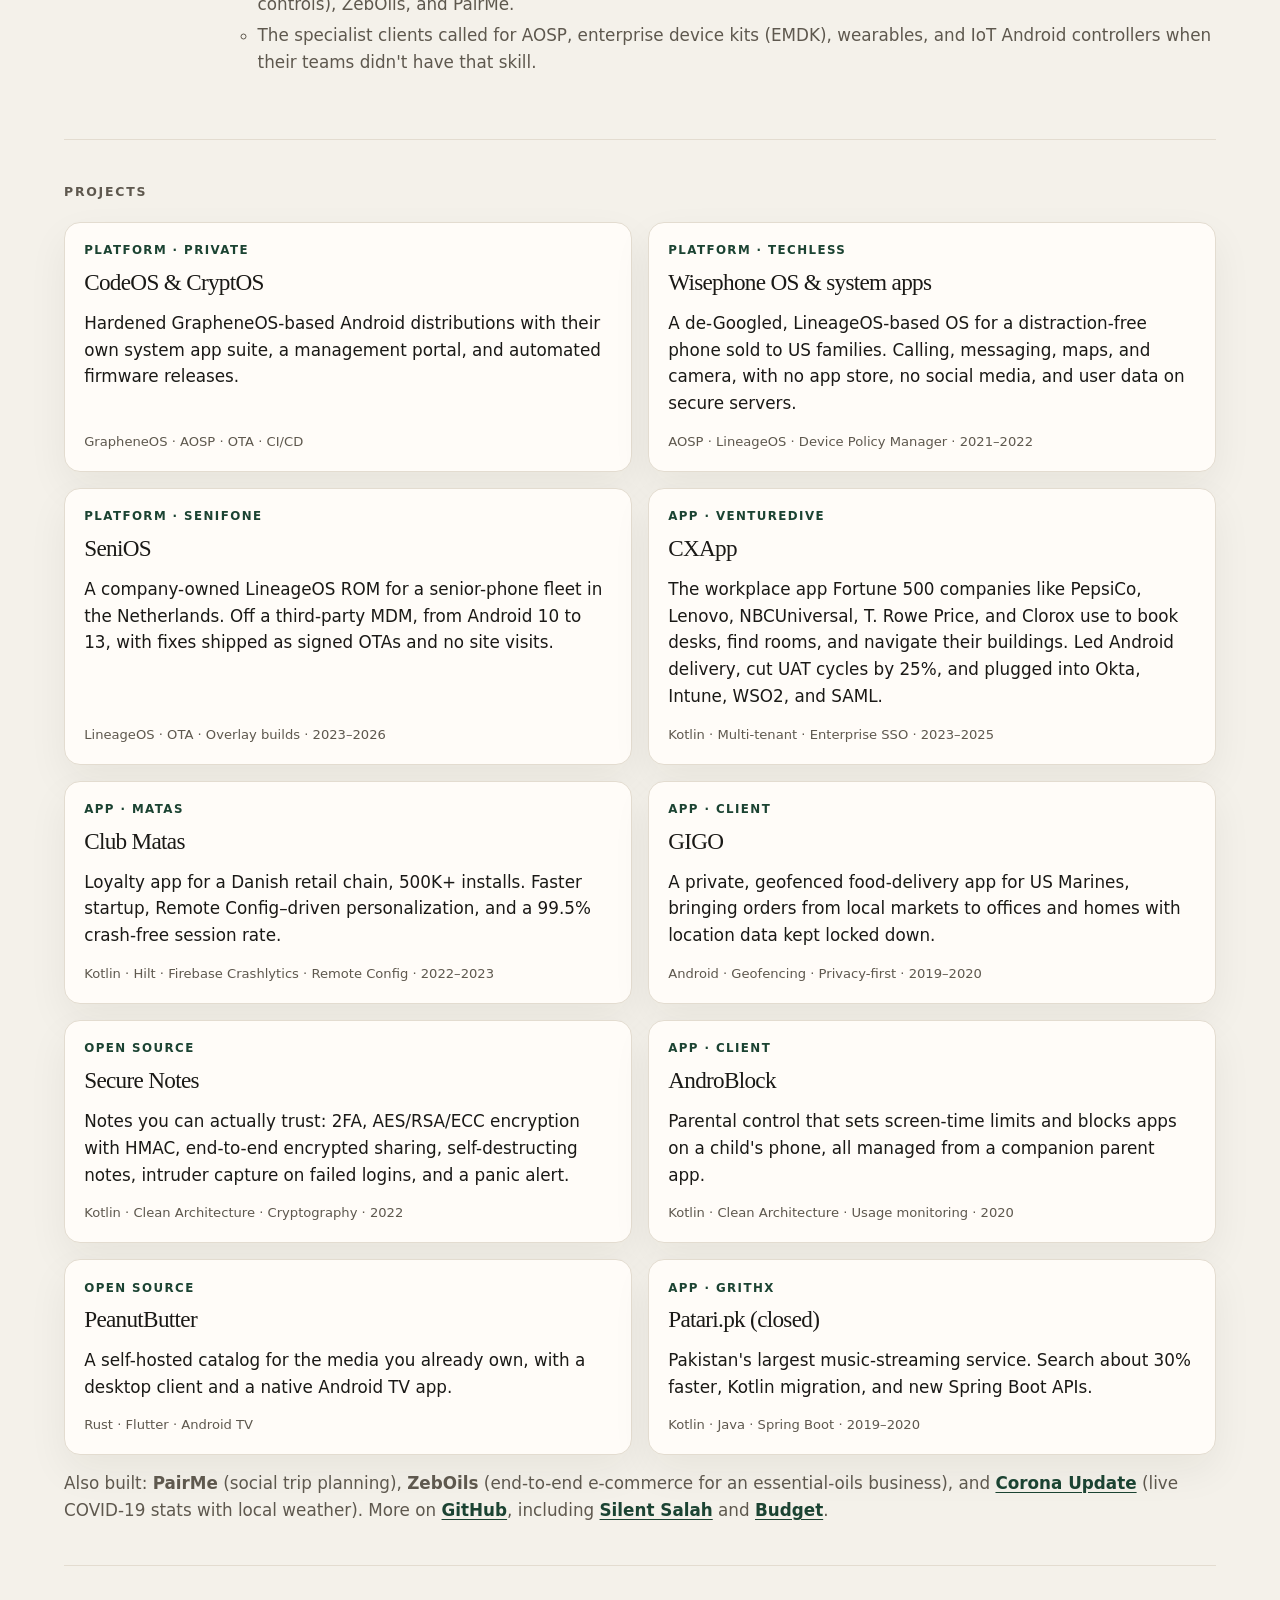
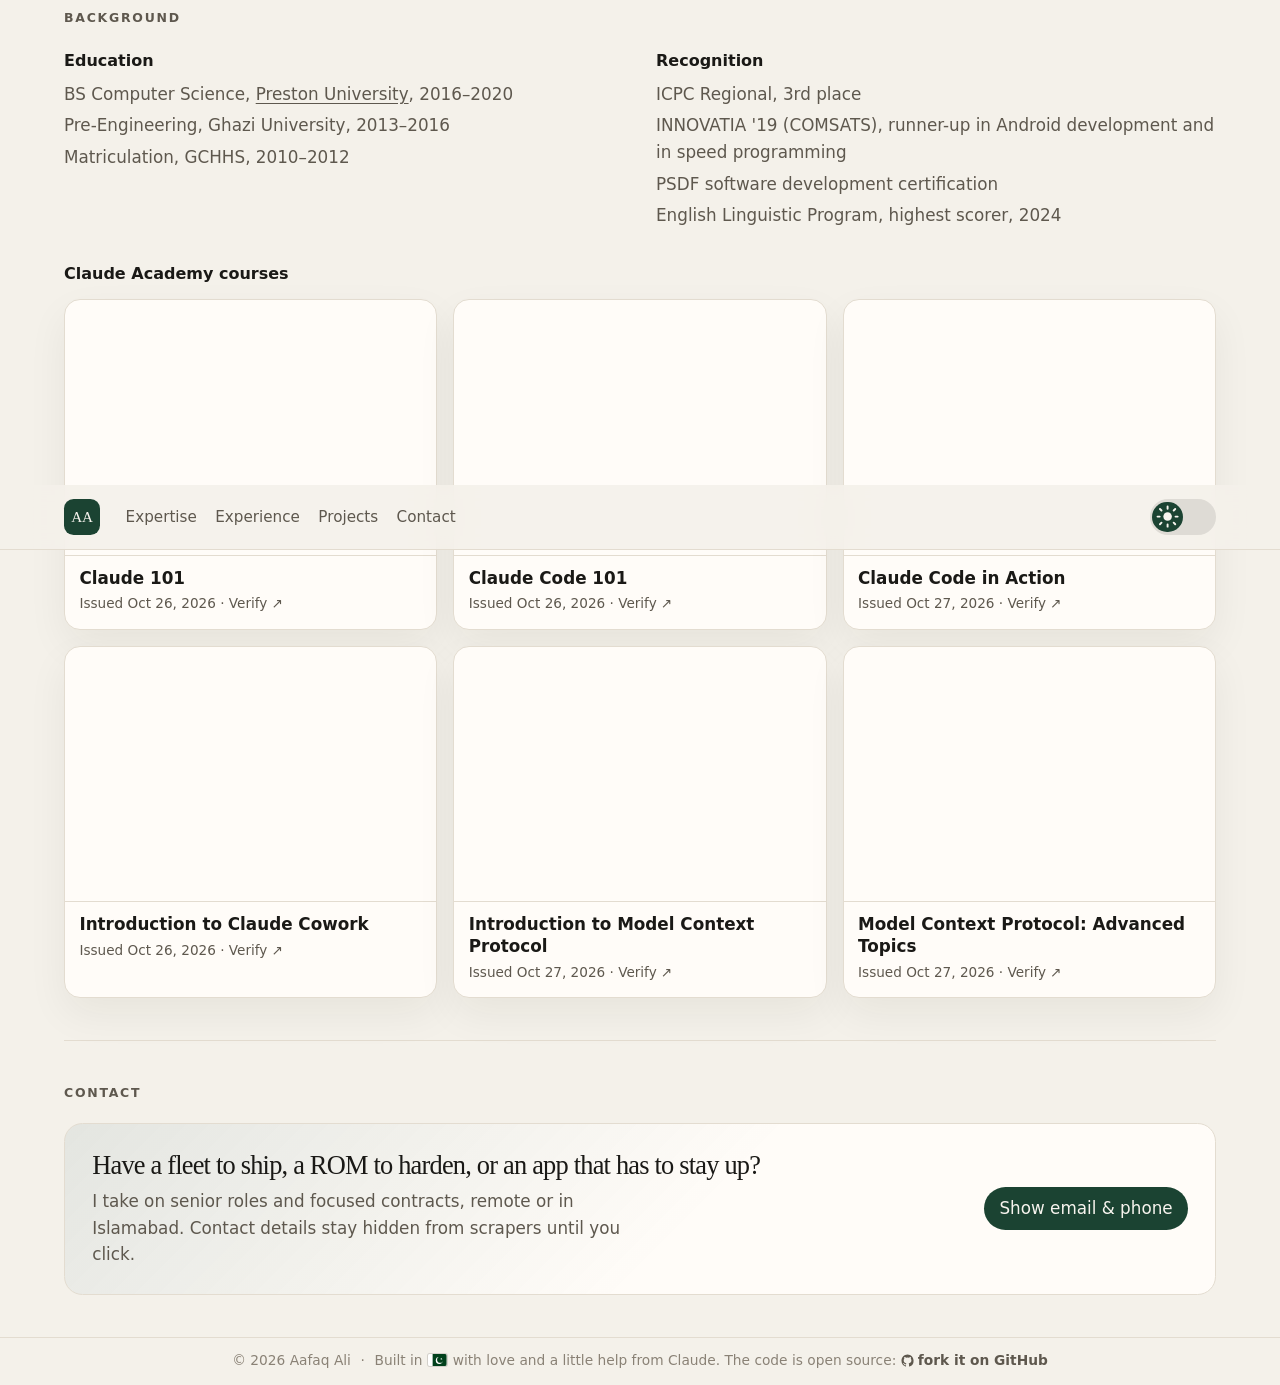
<file: contact.html>
<!DOCTYPE html>
<html lang="en">
<head>
  <meta charset="utf-8">
  <meta name="viewport" content="width=device-width, initial-scale=1">
  <title>Contact · Aafaq Ali</title>
  <link rel="canonical" href="https://aafaq.com.pk/#contact">
  <meta http-equiv="refresh" content="0; url=./#contact">
  <link rel="icon" href="favicon.svg" type="image/svg+xml">
</head>
<body>
  <p><a href="./#contact">Contact</a></p>
</body>
</html>
</file>
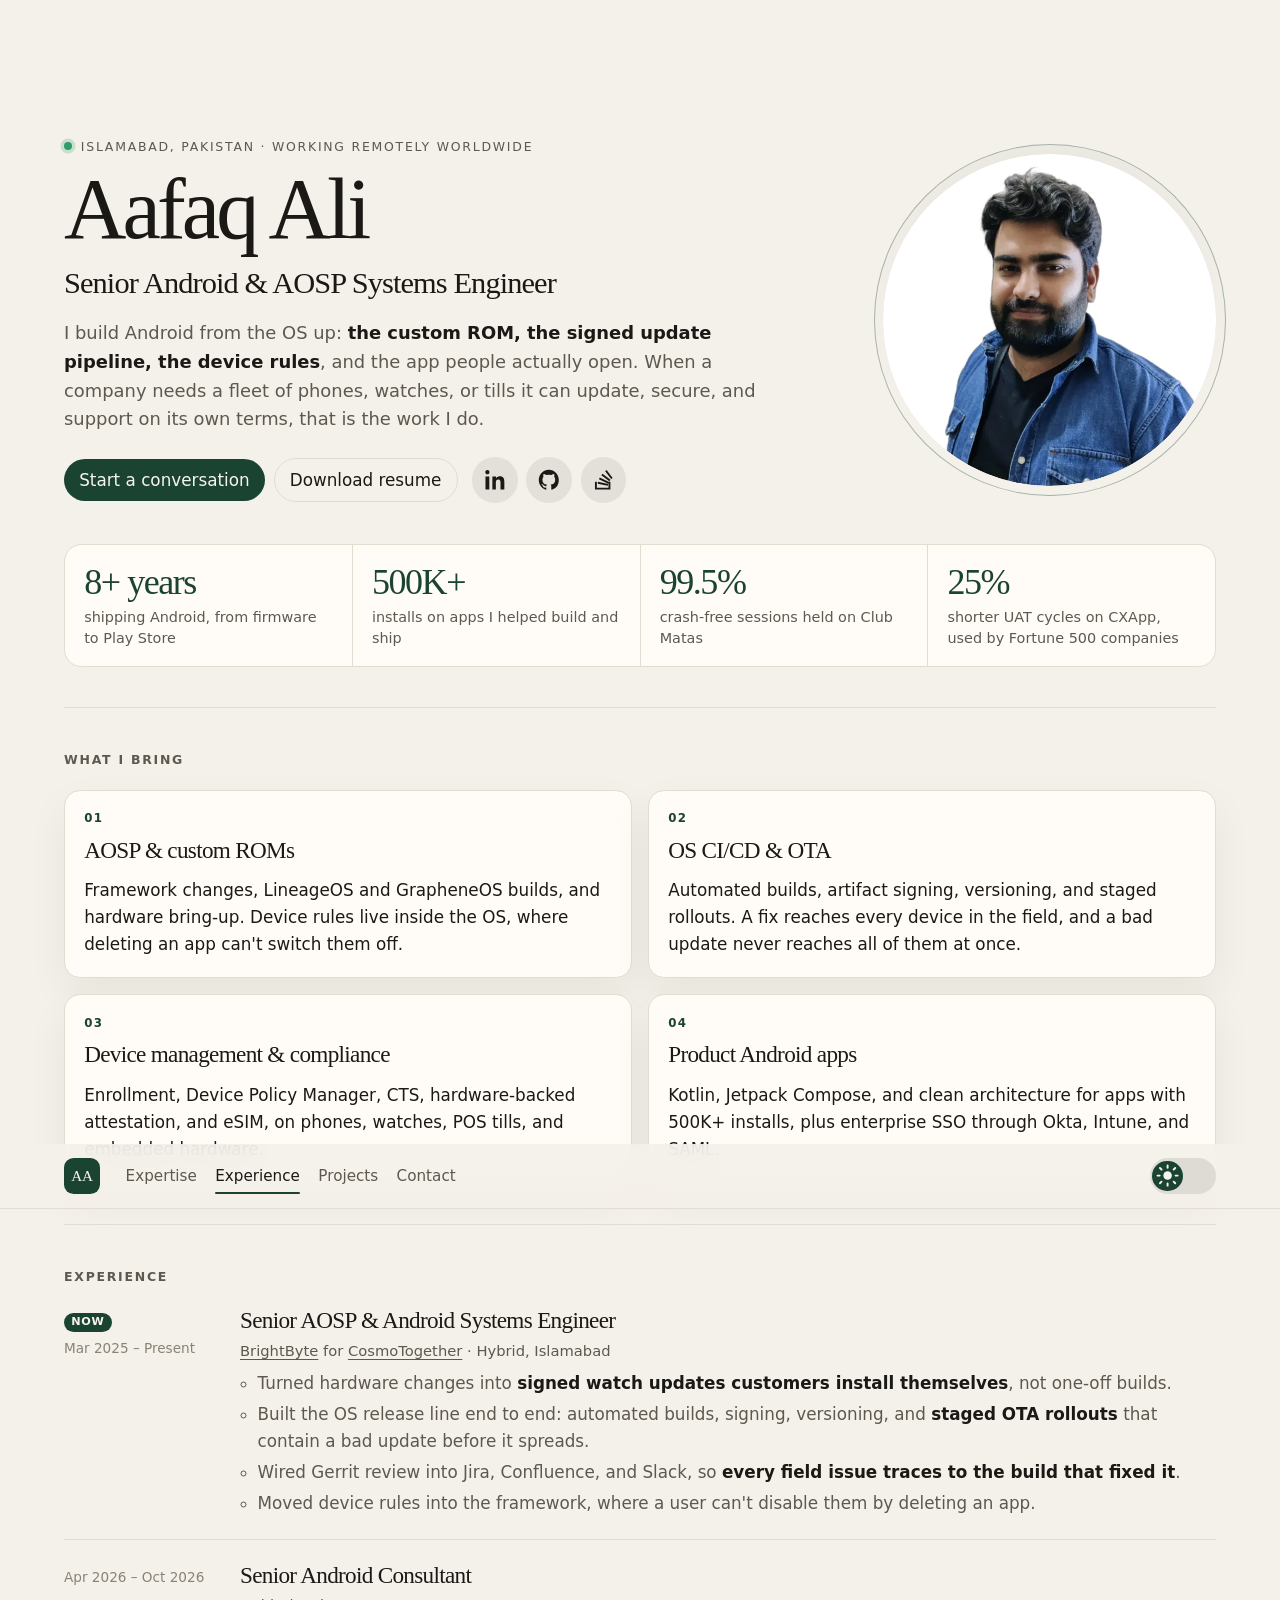
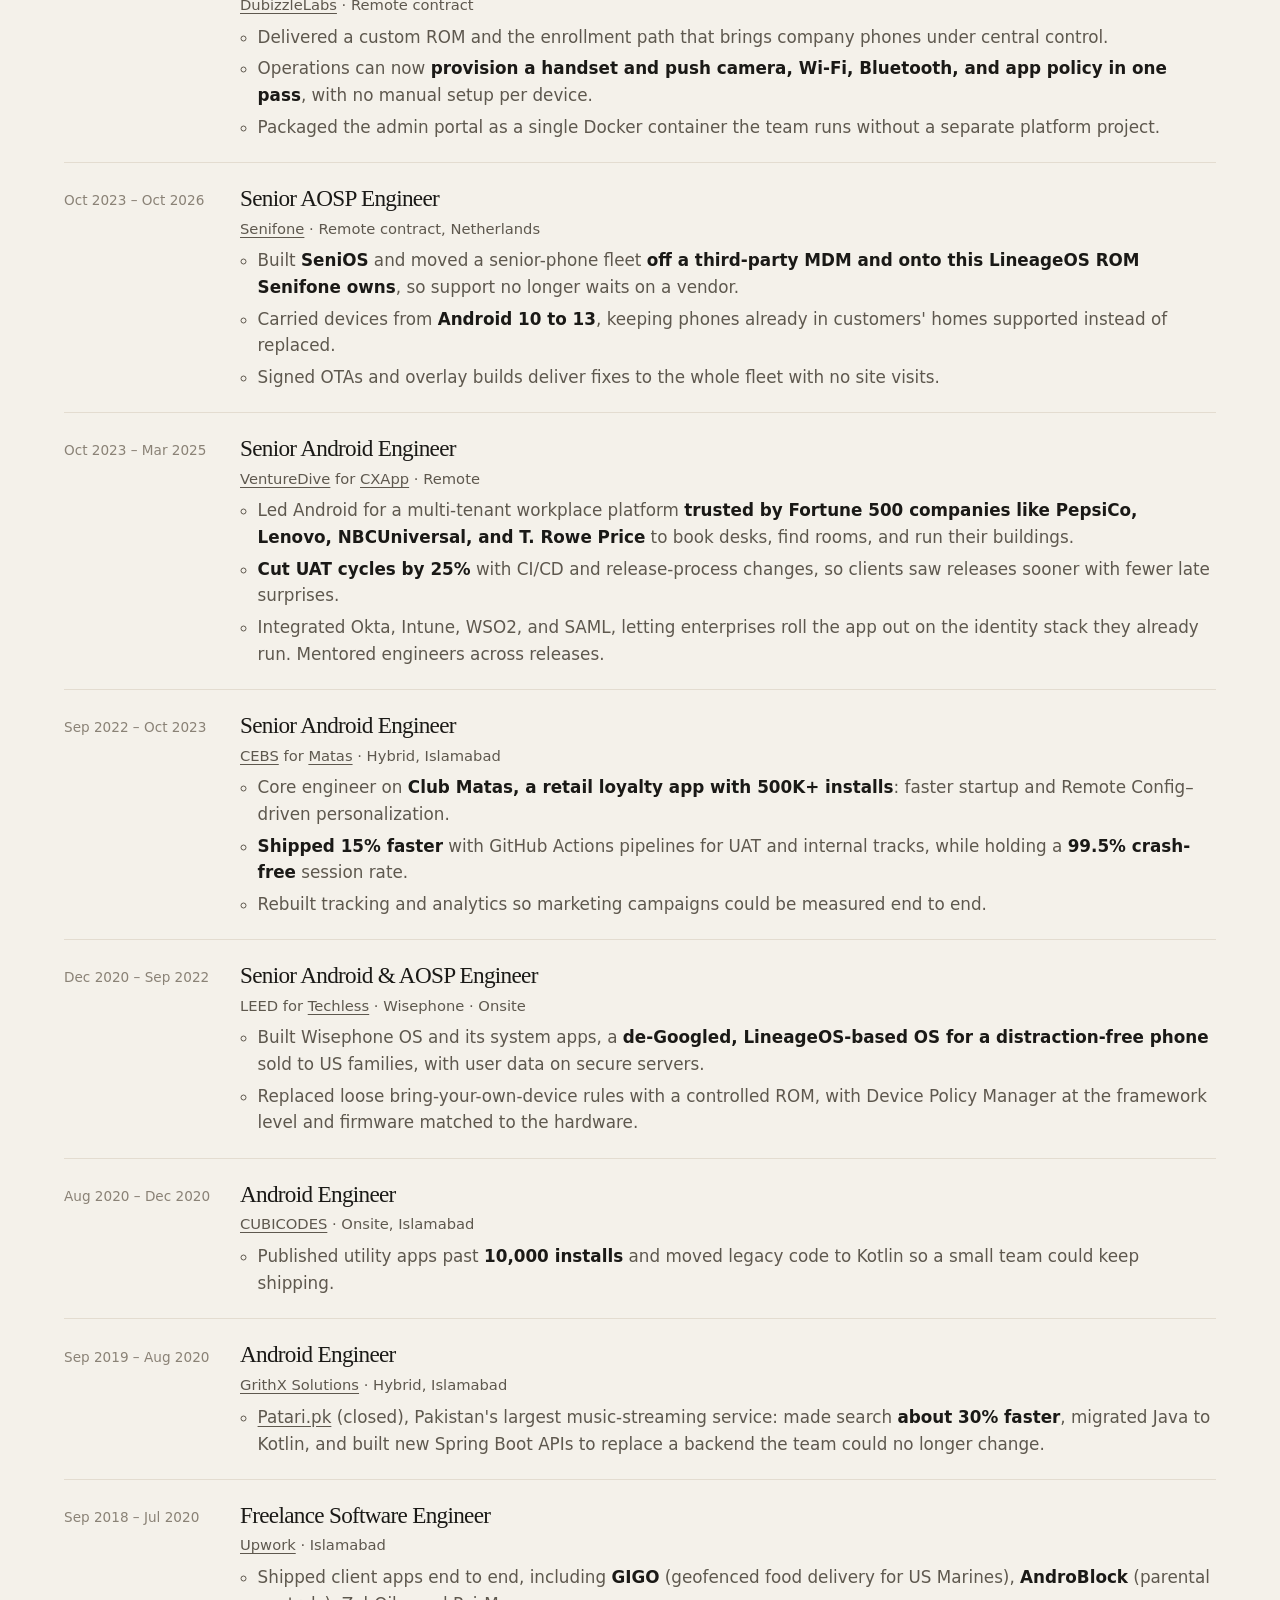
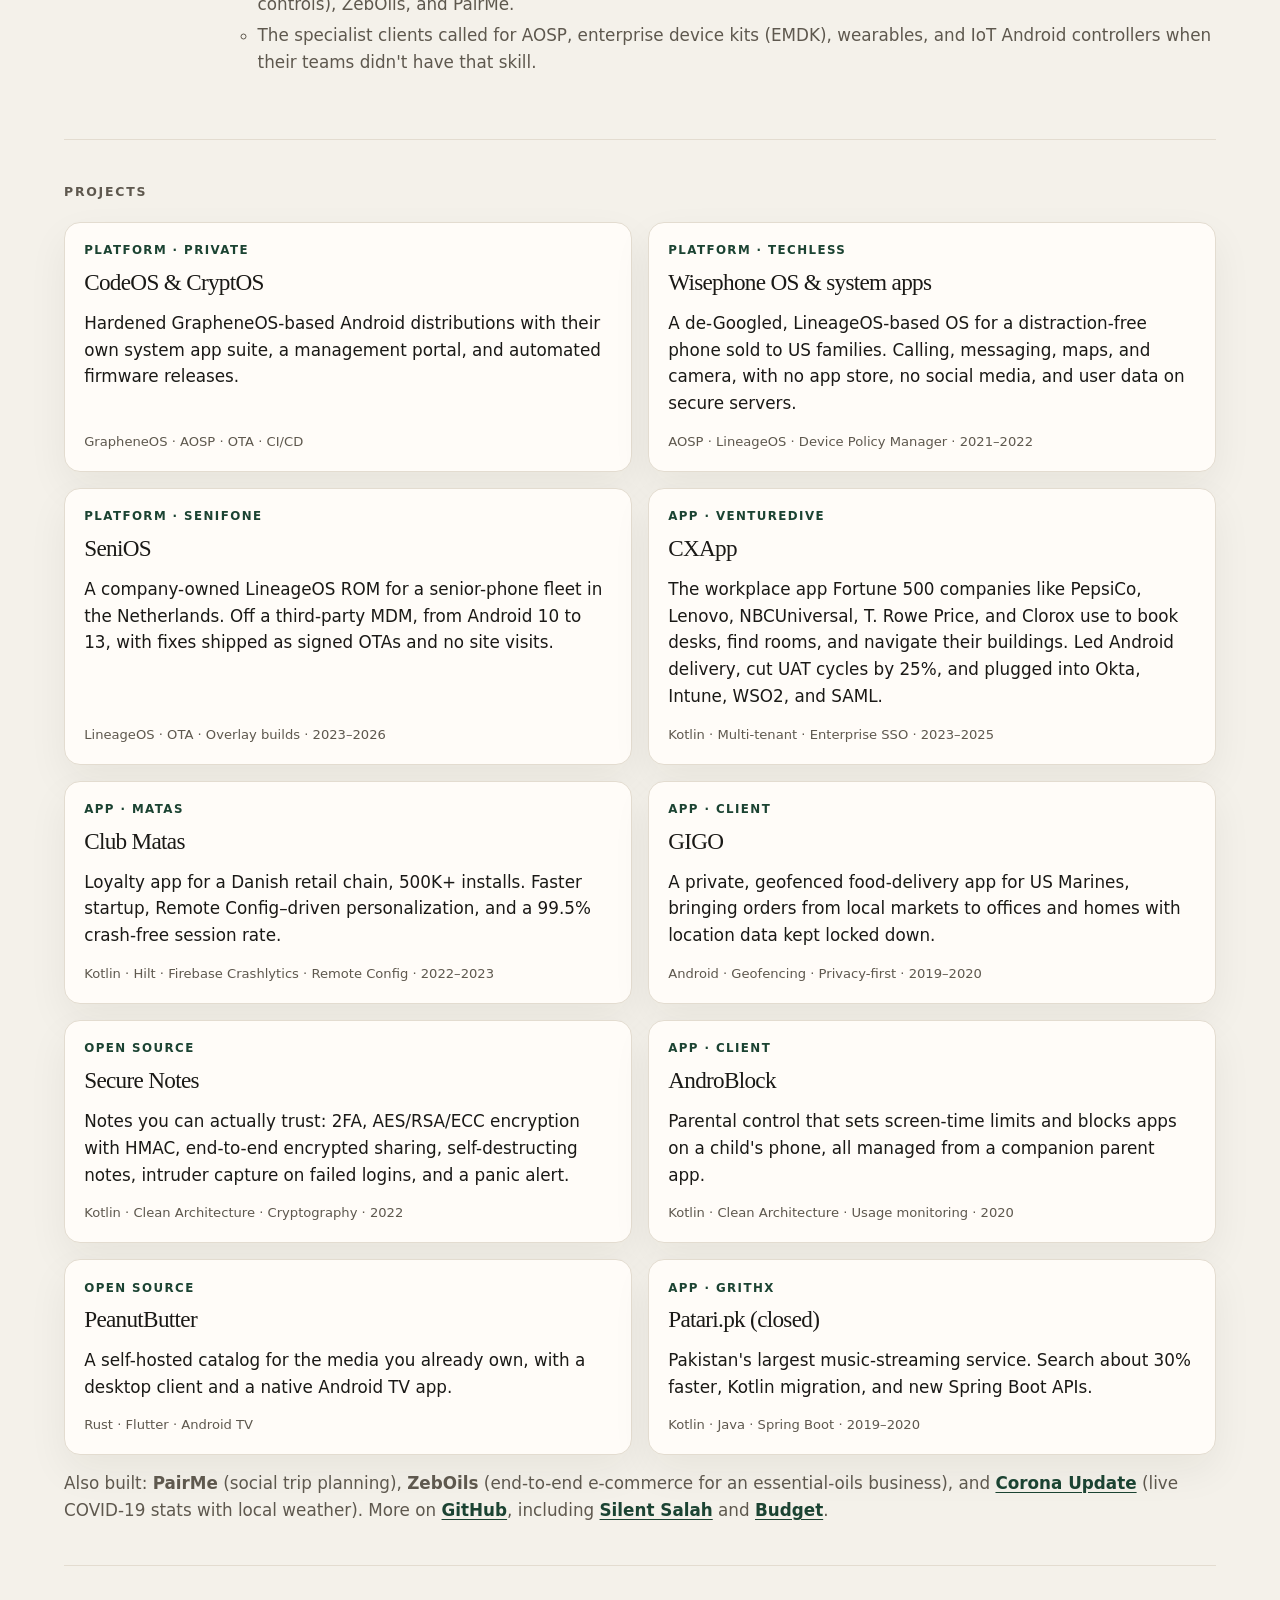
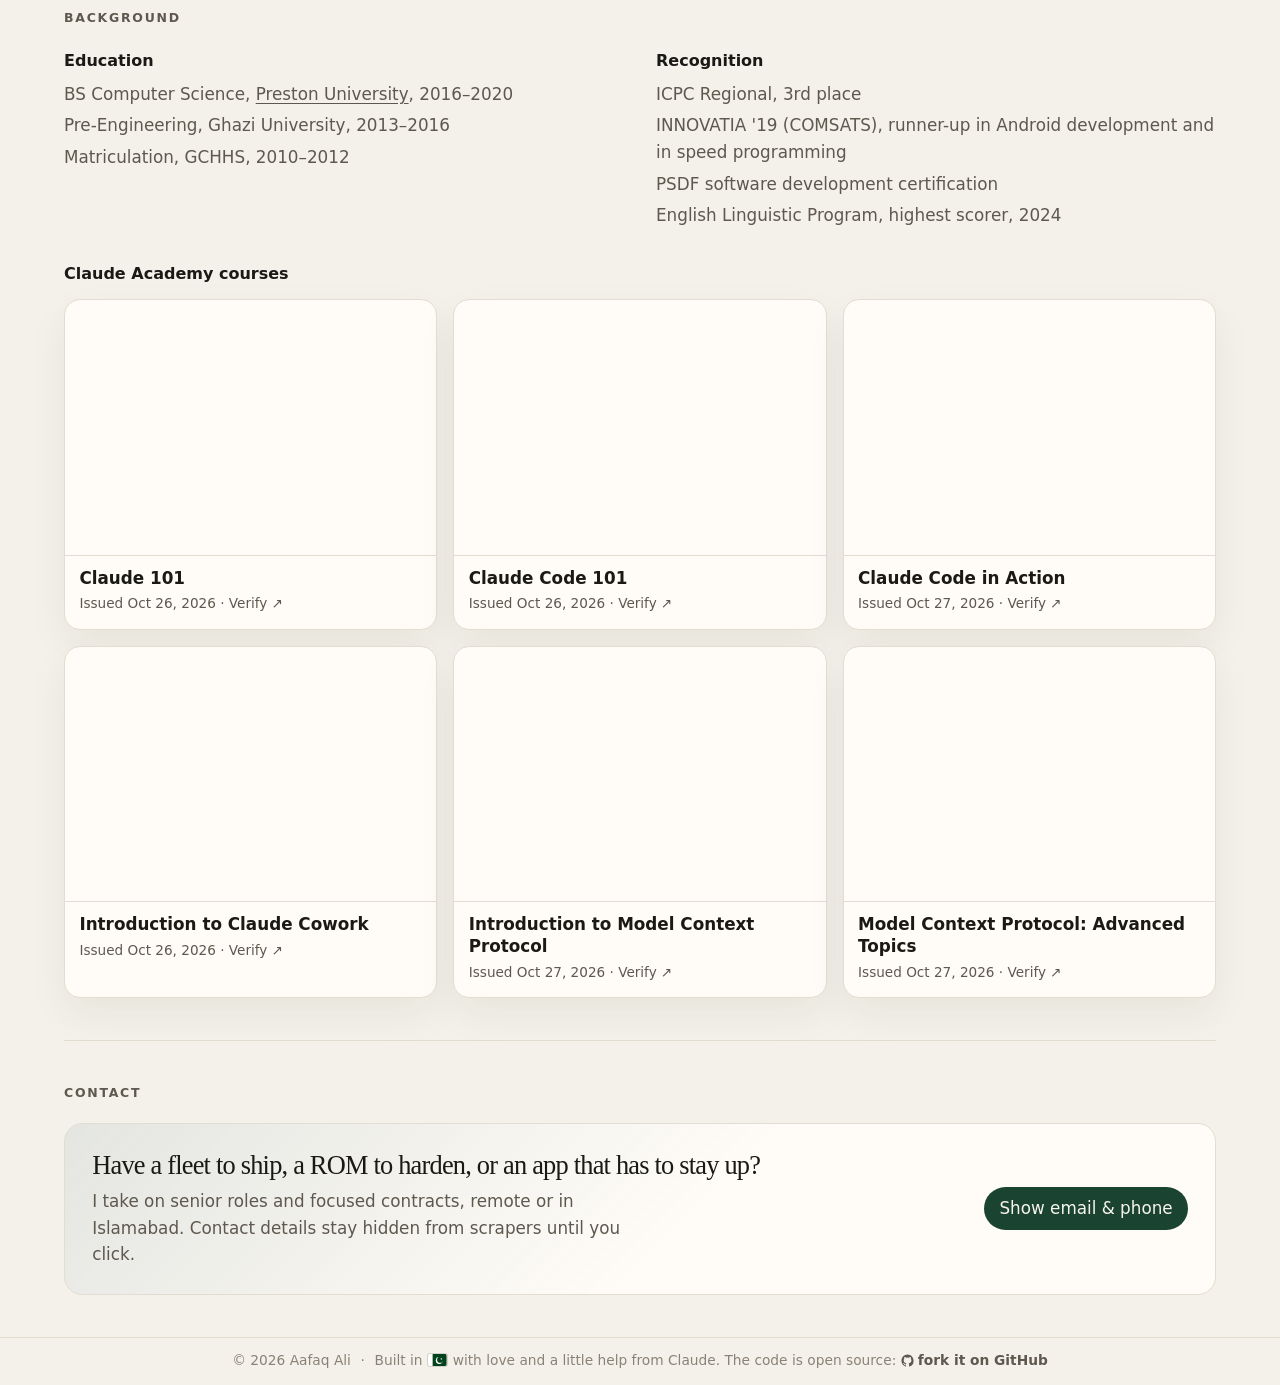
<file: portfolio.html>
<!DOCTYPE html>
<html lang="en">
<head>
  <meta charset="utf-8">
  <meta name="viewport" content="width=device-width, initial-scale=1">
  <title>Work · Aafaq Ali</title>
  <link rel="canonical" href="https://aafaq.com.pk/#experience">
  <meta http-equiv="refresh" content="0; url=./#experience">
  <link rel="icon" href="favicon.svg" type="image/svg+xml">
</head>
<body>
  <p><a href="./#experience">Experience</a></p>
</body>
</html>
</file>
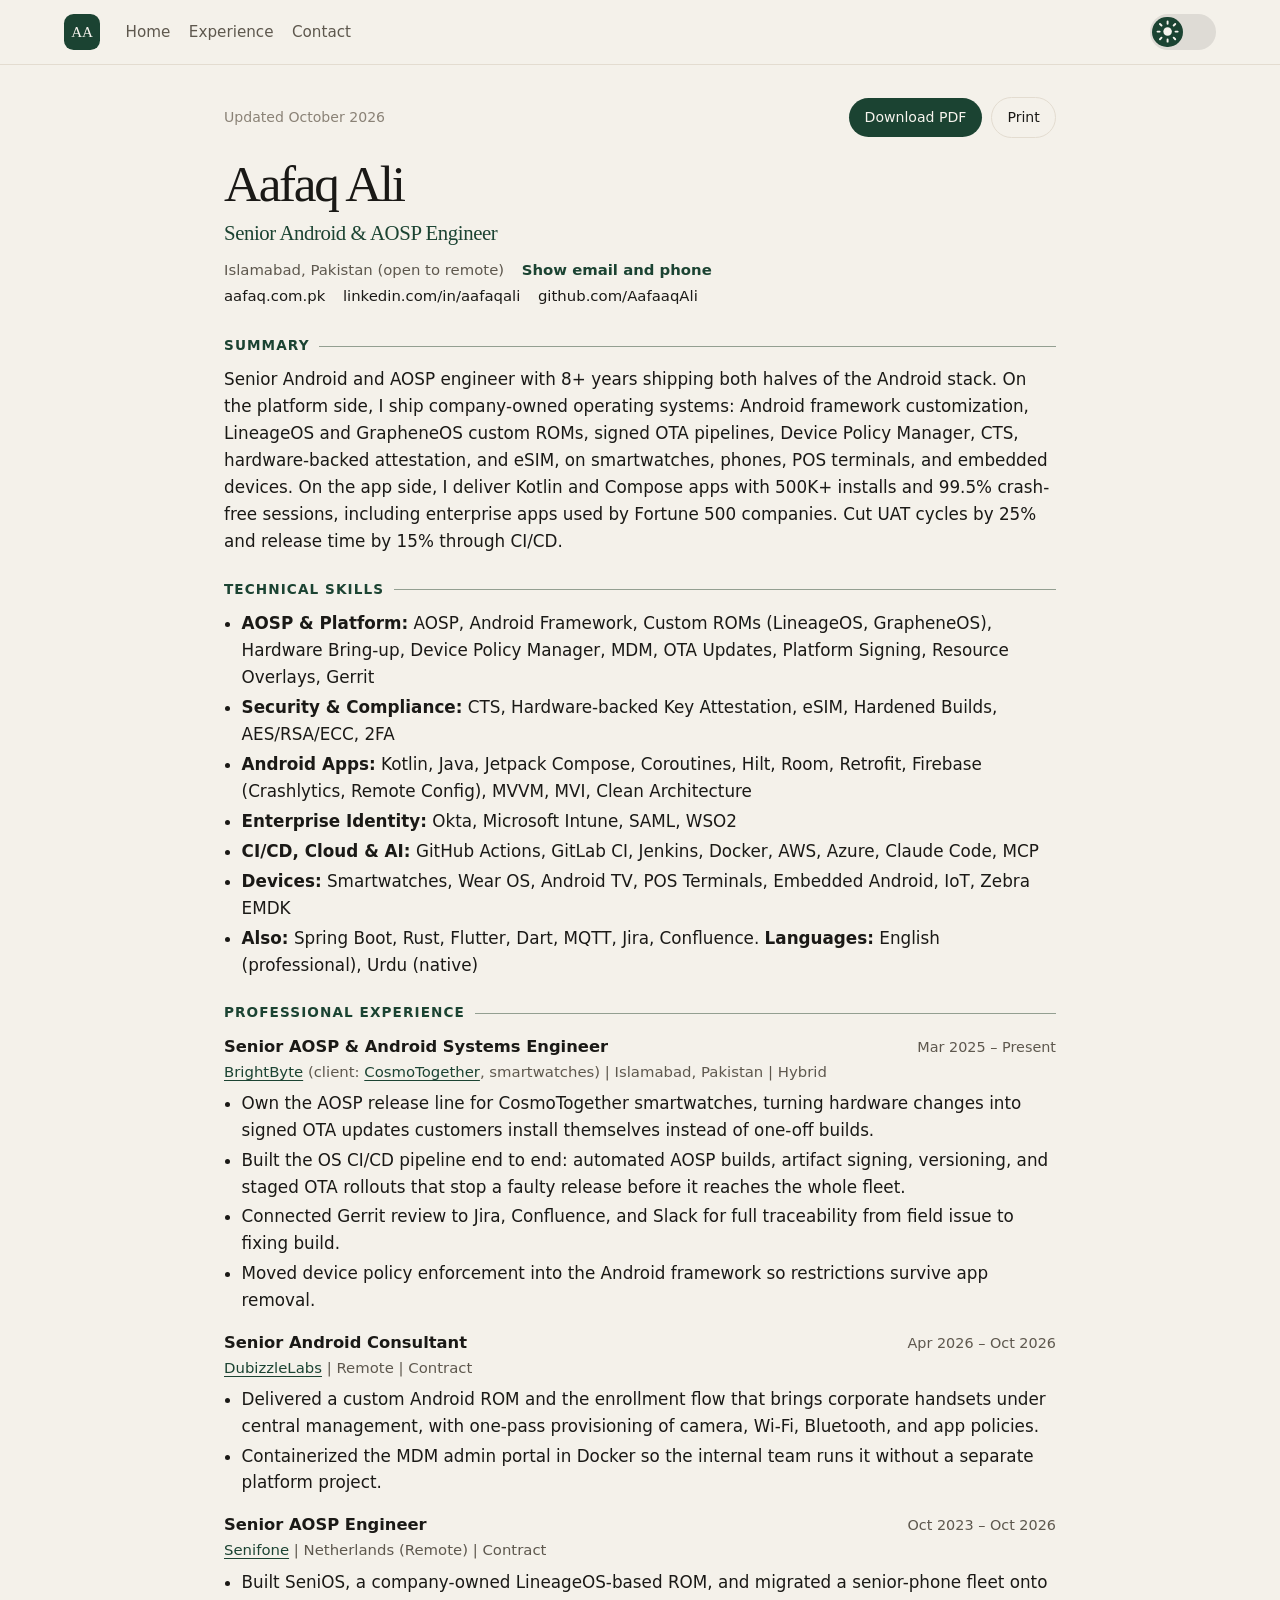
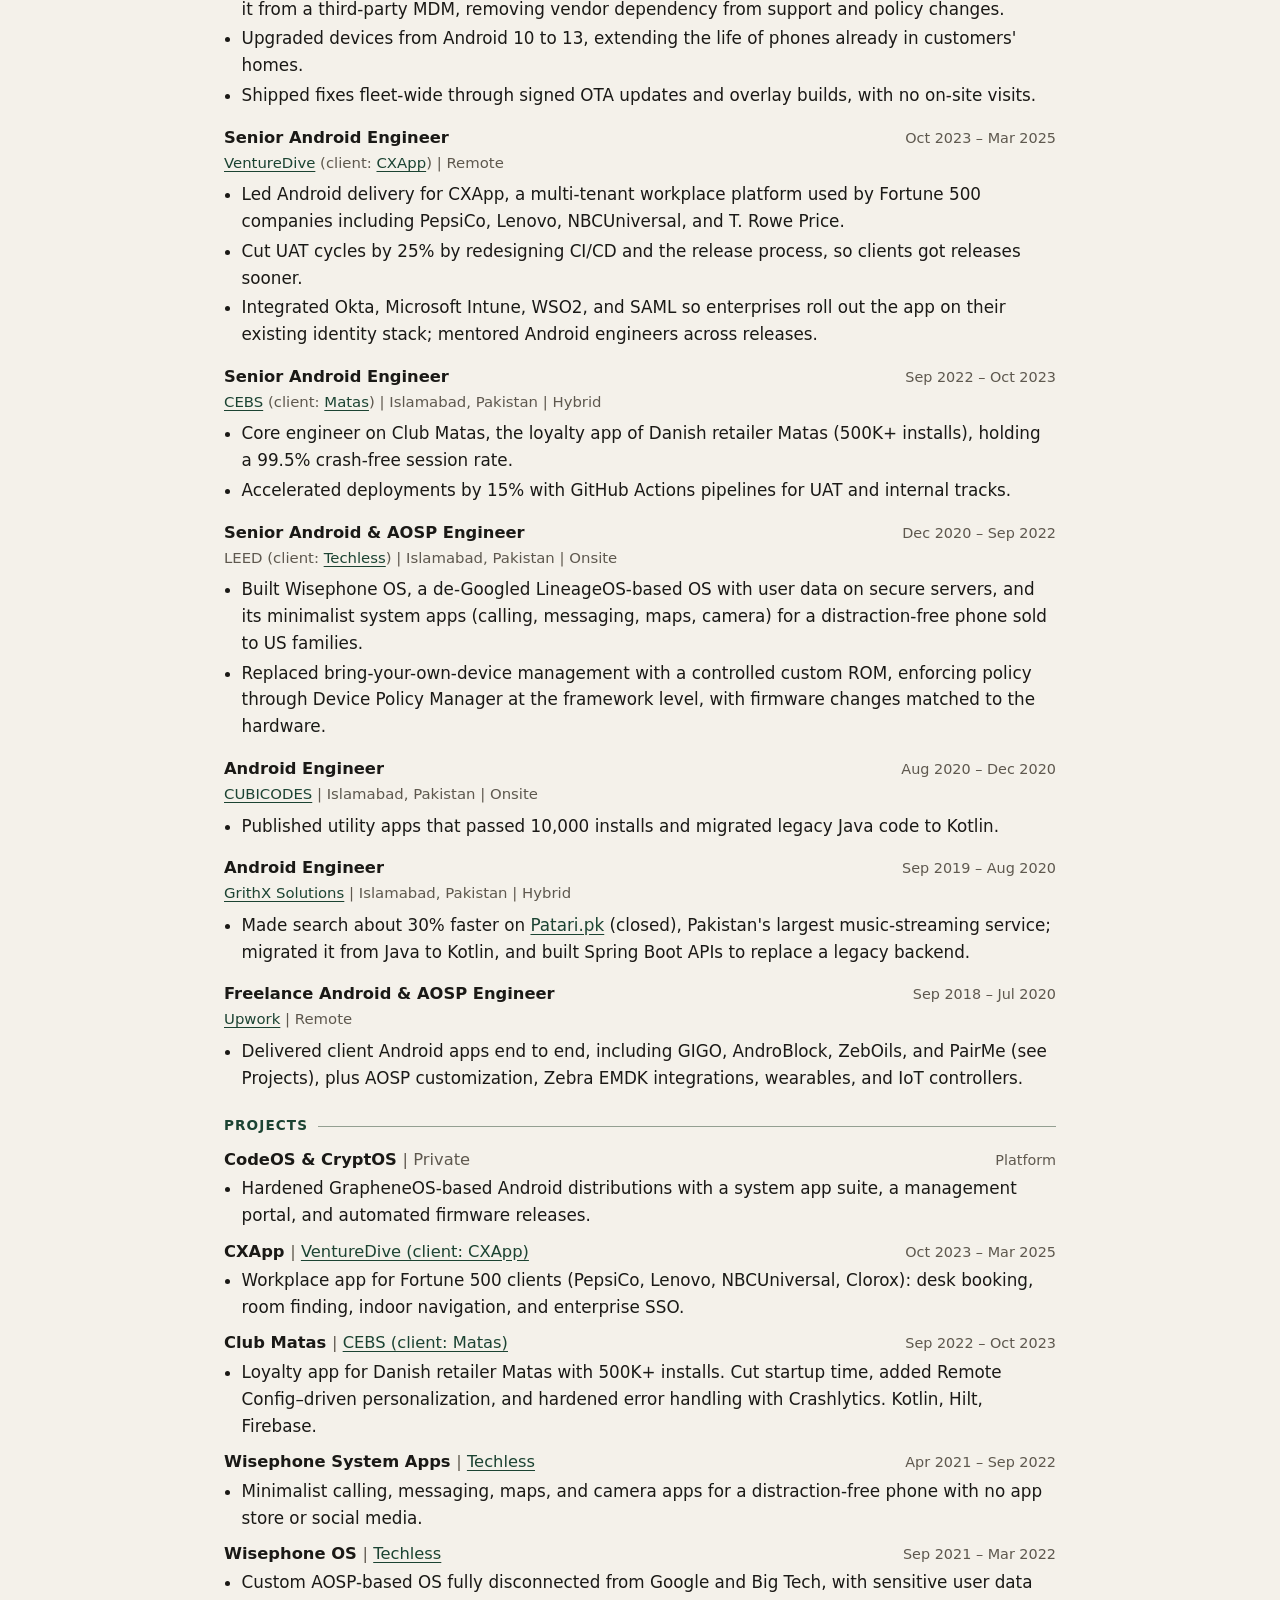
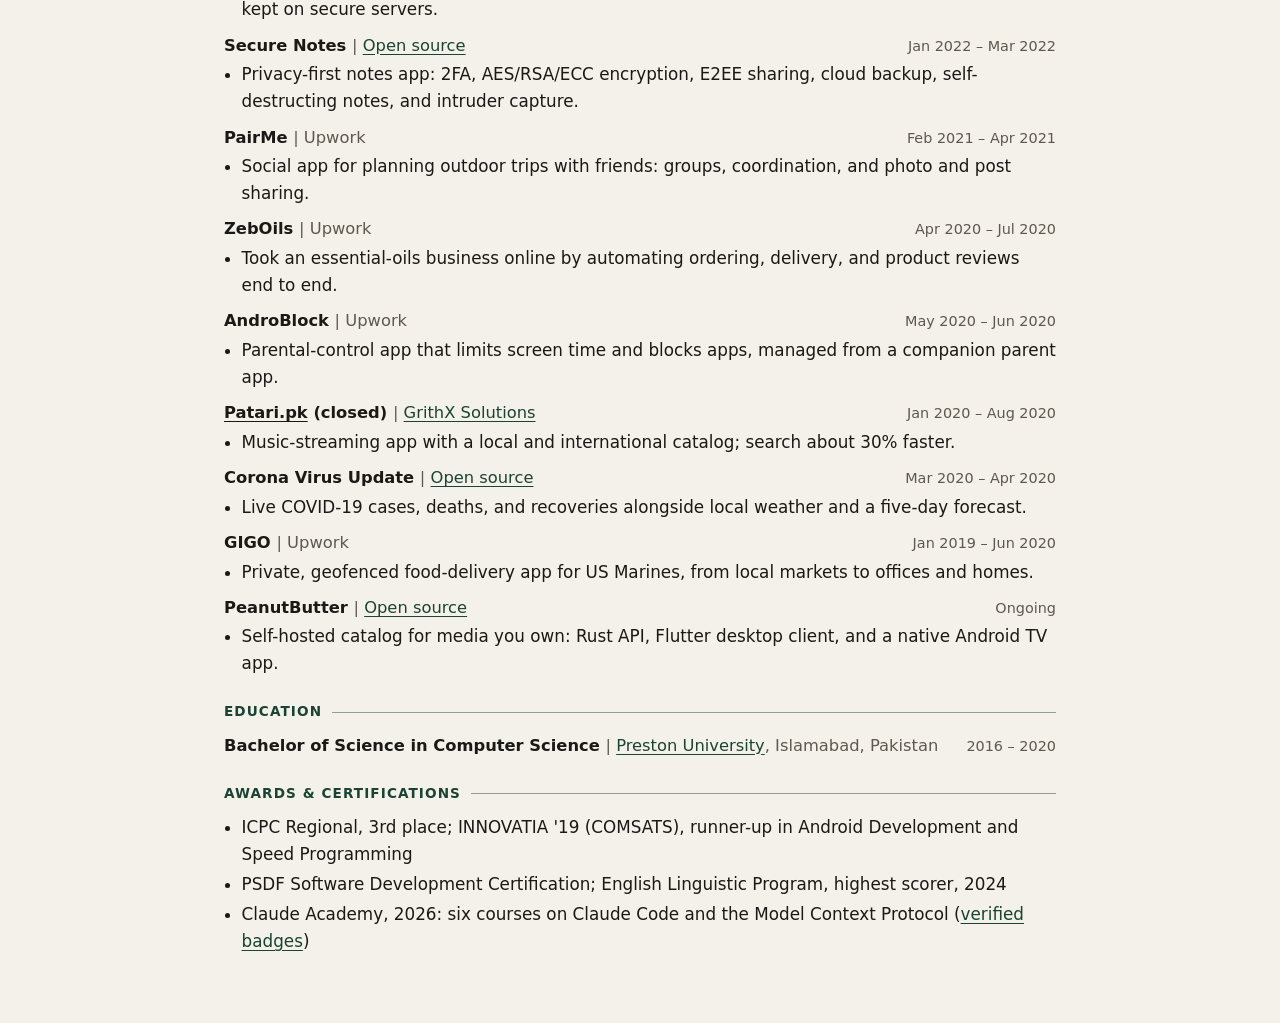
<file: resume.html>
<!DOCTYPE html>
<html lang="en">
<head>
  <meta charset="utf-8">
  <meta name="viewport" content="width=device-width, initial-scale=1">
  <title>Aafaq Ali · Resume · Senior Android &amp; AOSP Engineer</title>
  <meta name="description" content="Resume of Aafaq Ali, Senior Android and AOSP engineer with 8+ years across Android framework, custom ROMs, OTA pipelines, device management, and Kotlin apps with 500K+ installs. Updated October 2026.">
  <meta name="author" content="Aafaq Ali">
  <meta name="robots" content="index, follow">
  <link rel="canonical" href="https://aafaq.com.pk/resume.html">
  <meta property="og:title" content="Aafaq Ali · Resume">
  <meta property="og:description" content="Senior Android &amp; AOSP Engineer. Android framework, custom ROMs, OTA pipelines, device management, and Kotlin apps with 500K+ installs.">
  <meta property="og:url" content="https://aafaq.com.pk/resume.html">
  <meta property="og:type" content="profile">
  <meta name="theme-color" content="#f4f1ea" media="(prefers-color-scheme: light)">
  <meta name="theme-color" content="#12110f" media="(prefers-color-scheme: dark)">
  <!-- Google Analytics 4: only on the live site, so local copies and previews are not counted. -->
  <script>
    if (/^(www\.)?aafaq\.com\.pk$/.test(location.hostname)) {
      window.dataLayer = window.dataLayer || [];
      window.gtag = function () { dataLayer.push(arguments); };
      gtag("js", new Date());
      gtag("config", "G-D1ZEYYBL6N");
      var ga = document.createElement("script");
      ga.async = true;
      ga.src = "https://www.googletagmanager.com/gtag/js?id=G-D1ZEYYBL6N";
      document.head.appendChild(ga);
    }
  </script>
  <link rel="icon" href="favicon.svg" type="image/svg+xml">
  <link rel="stylesheet" href="css/site.css?v=dev">
  <script src="js/site.js?v=dev" defer></script>
  <script>
    (function () {
      try {
        var saved = localStorage.getItem("theme");
        var theme = saved || (matchMedia("(prefers-color-scheme: dark)").matches ? "dark" : "light");
        document.documentElement.setAttribute("data-theme", theme);
      } catch (err) {}
    })();
  </script>
</head>
<body class="resume">
  <a class="skip" href="#content">Skip to content</a>
  <header class="site-header no-print">
    <div class="wrap bar">
      <a class="brand" href="./" aria-label="Aafaq Ali, home">AA</a>
      <nav class="nav" aria-label="Primary">
        <a href="./">Home</a>
        <a href="./#experience">Experience</a>
        <a href="./#contact">Contact</a>
      </nav>
      <button class="theme-toggle" id="theme-toggle" type="button" aria-pressed="false" aria-label="Switch to dark mode">
        <span class="theme-thumb">
          <span class="theme-glyph">
            <svg class="theme-sun" viewBox="0 0 24 24" aria-hidden="true"><circle cx="12" cy="12" r="4.4"></circle><path d="M12 1.6v2.2M12 20.2v2.2M4.1 4.1l1.6 1.6M18.3 18.3l1.6 1.6M1.6 12h2.2M20.2 12h2.2M4.1 19.9l1.6-1.6M18.3 5.7l1.6-1.6" stroke="currentColor" stroke-width="2" stroke-linecap="round" fill="none"></path></svg>
            <svg class="theme-moon" viewBox="4.4 2.5 18 18" aria-hidden="true"><path d="M14.6 3.1a8.4 8.4 0 1 0 6.3 13.6A6.6 6.6 0 0 1 14.6 3.1z"></path></svg>
          </span>
        </span>
      </button>
    </div>
  </header>

  <main id="content" class="wrap cv">
    <p class="cv-tools no-print">
      <span>Updated October 2026</span>
      <a class="button" href="aafaq-ali-resume.pdf?v=dev" download>Download PDF</a>
      <button class="button quiet" type="button" onclick="window.print()">Print</button>
    </p>

    <header class="cv-head">
      <h1>Aafaq Ali</h1>
      <p class="cv-title">Senior Android &amp; AOSP Engineer</p>
      <p class="cv-contact" id="resume-contact">
        <span>Islamabad, Pakistan (open to remote)</span>
        <button class="show-inline no-print" id="show-contact" type="button">Show email and phone</button>
      </p>
      <p class="cv-contact">
        <a href="https://aafaq.com.pk/">aafaq.com.pk</a>
        <a href="https://www.linkedin.com/in/aafaqali/">linkedin.com/in/aafaqali</a>
        <a href="https://github.com/AafaaqAli">github.com/AafaaqAli</a>
      </p>
    </header>

    <section class="cv-section" aria-labelledby="r-summary">
      <h2 id="r-summary">Summary</h2>
      <p>Senior Android and AOSP engineer with 8+ years shipping both halves of the Android stack. On the platform side, I ship company-owned operating systems: Android framework customization, LineageOS and GrapheneOS custom ROMs, signed OTA pipelines, Device Policy Manager, CTS, hardware-backed attestation, and eSIM, on smartwatches, phones, POS terminals, and embedded devices. On the app side, I deliver Kotlin and Compose apps with 500K+ installs and 99.5% crash-free sessions, including enterprise apps used by Fortune 500 companies. Cut UAT cycles by 25% and release time by 15% through CI/CD.</p>
    </section>

    <section class="cv-section" aria-labelledby="r-skills">
      <h2 id="r-skills">Technical Skills</h2>
      <ul class="cv-skills">
        <li><strong>AOSP &amp; Platform:</strong> AOSP, Android Framework, Custom ROMs (LineageOS, GrapheneOS), Hardware Bring-up, Device Policy Manager, MDM, OTA Updates, Platform Signing, Resource Overlays, Gerrit</li>
        <li><strong>Security &amp; Compliance:</strong> CTS, Hardware-backed Key Attestation, eSIM, Hardened Builds, AES/RSA/ECC, 2FA</li>
        <li><strong>Android Apps:</strong> Kotlin, Java, Jetpack Compose, Coroutines, Hilt, Room, Retrofit, Firebase (Crashlytics, Remote Config), MVVM, MVI, Clean Architecture</li>
        <li><strong>Enterprise Identity:</strong> Okta, Microsoft Intune, SAML, WSO2</li>
        <li><strong>CI/CD, Cloud &amp; AI:</strong> GitHub Actions, GitLab CI, Jenkins, Docker, AWS, Azure, Claude Code, MCP</li>
        <li><strong>Devices:</strong> Smartwatches, Wear OS, Android TV, POS Terminals, Embedded Android, IoT, Zebra EMDK</li>
        <li><strong>Also:</strong> Spring Boot, Rust, Flutter, Dart, MQTT, Jira, Confluence. <strong>Languages:</strong> English (professional), Urdu (native)</li>
      </ul>
    </section>

    <section class="cv-section" aria-labelledby="r-exp">
      <h2 id="r-exp">Professional Experience</h2>

      <article class="cv-job">
        <div class="cv-job-head">
          <h3>Senior AOSP &amp; Android Systems Engineer</h3>
          <span class="cv-date">Mar 2025 – Present</span>
        </div>
        <p class="cv-org"><a href="https://www.linkedin.com/company/bright-byteconsulting">BrightByte</a> (client: <a href="https://cosmotogether.com/">CosmoTogether</a>, smartwatches) | Islamabad, Pakistan | Hybrid</p>
        <ul>
          <li>Own the AOSP release line for CosmoTogether smartwatches, turning hardware changes into signed OTA updates customers install themselves instead of one-off builds.</li>
          <li>Built the OS CI/CD pipeline end to end: automated AOSP builds, artifact signing, versioning, and staged OTA rollouts that stop a faulty release before it reaches the whole fleet.</li>
          <li>Connected Gerrit review to Jira, Confluence, and Slack for full traceability from field issue to fixing build.</li>
          <li>Moved device policy enforcement into the Android framework so restrictions survive app removal.</li>
        </ul>
      </article>

      <article class="cv-job">
        <div class="cv-job-head">
          <h3>Senior Android Consultant</h3>
          <span class="cv-date">Apr 2026 – Oct 2026</span>
        </div>
        <p class="cv-org"><a href="https://www.dubizzle.com/">DubizzleLabs</a> | Remote | Contract</p>
        <ul>
          <li>Delivered a custom Android ROM and the enrollment flow that brings corporate handsets under central management, with one-pass provisioning of camera, Wi-Fi, Bluetooth, and app policies.</li>
          <li>Containerized the MDM admin portal in Docker so the internal team runs it without a separate platform project.</li>
        </ul>
      </article>

      <article class="cv-job">
        <div class="cv-job-head">
          <h3>Senior AOSP Engineer</h3>
          <span class="cv-date">Oct 2023 – Oct 2026</span>
        </div>
        <p class="cv-org"><a href="https://senifone.co.uk/">Senifone</a> | Netherlands (Remote) | Contract</p>
        <ul>
          <li>Built SeniOS, a company-owned LineageOS-based ROM, and migrated a senior-phone fleet onto it from a third-party MDM, removing vendor dependency from support and policy changes.</li>
          <li>Upgraded devices from Android 10 to 13, extending the life of phones already in customers' homes.</li>
          <li>Shipped fixes fleet-wide through signed OTA updates and overlay builds, with no on-site visits.</li>
        </ul>
      </article>

      <article class="cv-job">
        <div class="cv-job-head">
          <h3>Senior Android Engineer</h3>
          <span class="cv-date">Oct 2023 – Mar 2025</span>
        </div>
        <p class="cv-org"><a href="https://www.venturedive.com/">VentureDive</a> (client: <a href="https://cxapp.com/">CXApp</a>) | Remote</p>
        <ul>
          <li>Led Android delivery for CXApp, a multi-tenant workplace platform used by Fortune 500 companies including PepsiCo, Lenovo, NBCUniversal, and T. Rowe Price.</li>
          <li>Cut UAT cycles by 25% by redesigning CI/CD and the release process, so clients got releases sooner.</li>
          <li>Integrated Okta, Microsoft Intune, WSO2, and SAML so enterprises roll out the app on their existing identity stack; mentored Android engineers across releases.</li>
        </ul>
      </article>

      <article class="cv-job">
        <div class="cv-job-head">
          <h3>Senior Android Engineer</h3>
          <span class="cv-date">Sep 2022 – Oct 2023</span>
        </div>
        <p class="cv-org"><a href="https://www.cebs.io/">CEBS</a> (client: <a href="https://play.google.com/store/apps/details?id=matas.matas">Matas</a>) | Islamabad, Pakistan | Hybrid</p>
        <ul>
          <li>Core engineer on Club Matas, the loyalty app of Danish retailer Matas (500K+ installs), holding a 99.5% crash-free session rate.</li>
          <li>Accelerated deployments by 15% with GitHub Actions pipelines for UAT and internal tracks.</li>
        </ul>
      </article>

      <article class="cv-job">
        <div class="cv-job-head">
          <h3>Senior Android &amp; AOSP Engineer</h3>
          <span class="cv-date">Dec 2020 – Sep 2022</span>
        </div>
        <p class="cv-org">LEED (client: <a href="https://www.techless.com/">Techless</a>) | Islamabad, Pakistan | Onsite</p>
        <ul>
          <li>Built Wisephone OS, a de-Googled LineageOS-based OS with user data on secure servers, and its minimalist system apps (calling, messaging, maps, camera) for a distraction-free phone sold to US families.</li>
          <li>Replaced bring-your-own-device management with a controlled custom ROM, enforcing policy through Device Policy Manager at the framework level, with firmware changes matched to the hardware.</li>
        </ul>
      </article>

      <article class="cv-job">
        <div class="cv-job-head">
          <h3>Android Engineer</h3>
          <span class="cv-date">Aug 2020 – Dec 2020</span>
        </div>
        <p class="cv-org"><a href="https://www.linkedin.com/company/cubicodes">CUBICODES</a> | Islamabad, Pakistan | Onsite</p>
        <ul>
          <li>Published utility apps that passed 10,000 installs and migrated legacy Java code to Kotlin.</li>
        </ul>
      </article>

      <article class="cv-job">
        <div class="cv-job-head">
          <h3>Android Engineer</h3>
          <span class="cv-date">Sep 2019 – Aug 2020</span>
        </div>
        <p class="cv-org"><a href="https://grithx.com/">GrithX Solutions</a> | Islamabad, Pakistan | Hybrid</p>
        <ul>
          <li>Made search about 30% faster on <a href="https://en.wikipedia.org/wiki/Patari_(service)">Patari.pk</a> (closed), Pakistan's largest music-streaming service; migrated it from Java to Kotlin, and built Spring Boot APIs to replace a legacy backend.</li>
        </ul>
      </article>

      <article class="cv-job">
        <div class="cv-job-head">
          <h3>Freelance Android &amp; AOSP Engineer</h3>
          <span class="cv-date">Sep 2018 – Jul 2020</span>
        </div>
        <p class="cv-org"><a href="https://www.upwork.com/freelancers/~01023178194f30eed5">Upwork</a> | Remote</p>
        <ul>
          <li>Delivered client Android apps end to end, including GIGO, AndroBlock, ZebOils, and PairMe (see Projects), plus AOSP customization, Zebra EMDK integrations, wearables, and IoT controllers.</li>
        </ul>
      </article>
    </section>

    <section class="cv-section" aria-labelledby="r-projects">
      <h2 id="r-projects">Projects</h2>
      <article class="cv-job cv-proj">
        <div class="cv-job-head">
          <h3>CodeOS &amp; CryptOS <span class="cv-ctx">| Private</span></h3>
          <span class="cv-date">Platform</span>
        </div>
        <ul>
          <li>Hardened GrapheneOS-based Android distributions with a system app suite, a management portal, and automated firmware releases.</li>
        </ul>
      </article>

      <article class="cv-job cv-proj">
        <div class="cv-job-head">
          <h3>CXApp <span class="cv-ctx">| <a href="https://cxapp.com/">VentureDive (client: CXApp)</a></span></h3>
          <span class="cv-date">Oct 2023 – Mar 2025</span>
        </div>
        <ul>
          <li>Workplace app for Fortune 500 clients (PepsiCo, Lenovo, NBCUniversal, Clorox): desk booking, room finding, indoor navigation, and enterprise SSO.</li>
        </ul>
      </article>
      <article class="cv-job cv-proj">
        <div class="cv-job-head">
          <h3>Club Matas <span class="cv-ctx">| <a href="https://play.google.com/store/apps/details?id=matas.matas">CEBS (client: Matas)</a></span></h3>
          <span class="cv-date">Sep 2022 – Oct 2023</span>
        </div>
        <ul>
          <li>Loyalty app for Danish retailer Matas with 500K+ installs. Cut startup time, added Remote Config–driven personalization, and hardened error handling with Crashlytics. Kotlin, Hilt, Firebase.</li>
        </ul>
      </article>

      <article class="cv-job cv-proj">
        <div class="cv-job-head">
          <h3>Wisephone System Apps <span class="cv-ctx">| <a href="https://www.techless.com/">Techless</a></span></h3>
          <span class="cv-date">Apr 2021 – Sep 2022</span>
        </div>
        <ul>
          <li>Minimalist calling, messaging, maps, and camera apps for a distraction-free phone with no app store or social media.</li>
        </ul>
      </article>

      <article class="cv-job cv-proj">
        <div class="cv-job-head">
          <h3>Wisephone OS <span class="cv-ctx">| <a href="https://www.techless.com/">Techless</a></span></h3>
          <span class="cv-date">Sep 2021 – Mar 2022</span>
        </div>
        <ul>
          <li>Custom AOSP-based OS fully disconnected from Google and Big Tech, with sensitive user data kept on secure servers.</li>
        </ul>
      </article>

      <article class="cv-job cv-proj">
        <div class="cv-job-head">
          <h3>Secure Notes <span class="cv-ctx">| <a href="https://github.com/AafaaqAli/SecureNotes">Open source</a></span></h3>
          <span class="cv-date">Jan 2022 – Mar 2022</span>
        </div>
        <ul>
          <li>Privacy-first notes app: 2FA, AES/RSA/ECC encryption, E2EE sharing, cloud backup, self-destructing notes, and intruder capture.</li>
        </ul>
      </article>

      <article class="cv-job cv-proj">
        <div class="cv-job-head">
          <h3>PairMe <span class="cv-ctx">| Upwork</span></h3>
          <span class="cv-date">Feb 2021 – Apr 2021</span>
        </div>
        <ul>
          <li>Social app for planning outdoor trips with friends: groups, coordination, and photo and post sharing.</li>
        </ul>
      </article>

      <article class="cv-job cv-proj">
        <div class="cv-job-head">
          <h3>ZebOils <span class="cv-ctx">| Upwork</span></h3>
          <span class="cv-date">Apr 2020 – Jul 2020</span>
        </div>
        <ul>
          <li>Took an essential-oils business online by automating ordering, delivery, and product reviews end to end.</li>
        </ul>
      </article>

      <article class="cv-job cv-proj">
        <div class="cv-job-head">
          <h3>AndroBlock <span class="cv-ctx">| Upwork</span></h3>
          <span class="cv-date">May 2020 – Jun 2020</span>
        </div>
        <ul>
          <li>Parental-control app that limits screen time and blocks apps, managed from a companion parent app.</li>
        </ul>
      </article>

      <article class="cv-job cv-proj">
        <div class="cv-job-head">
          <h3><a href="https://en.wikipedia.org/wiki/Patari_(service)">Patari.pk</a> (closed) <span class="cv-ctx">| <a href="https://grithx.com/">GrithX Solutions</a></span></h3>
          <span class="cv-date">Jan 2020 – Aug 2020</span>
        </div>
        <ul>
          <li>Music-streaming app with a local and international catalog; search about 30% faster.</li>
        </ul>
      </article>

      <article class="cv-job cv-proj">
        <div class="cv-job-head">
          <h3>Corona Virus Update <span class="cv-ctx">| <a href="https://github.com/AafaaqAli/CoronaUpdate">Open source</a></span></h3>
          <span class="cv-date">Mar 2020 – Apr 2020</span>
        </div>
        <ul>
          <li>Live COVID-19 cases, deaths, and recoveries alongside local weather and a five-day forecast.</li>
        </ul>
      </article>

      <article class="cv-job cv-proj">
        <div class="cv-job-head">
          <h3>GIGO <span class="cv-ctx">| Upwork</span></h3>
          <span class="cv-date">Jan 2019 – Jun 2020</span>
        </div>
        <ul>
          <li>Private, geofenced food-delivery app for US Marines, from local markets to offices and homes.</li>
        </ul>
      </article>

      <article class="cv-job cv-proj">
        <div class="cv-job-head">
          <h3>PeanutButter <span class="cv-ctx">| <a href="https://github.com/PeanutButterOrg/PeanutButter">Open source</a></span></h3>
          <span class="cv-date">Ongoing</span>
        </div>
        <ul>
          <li>Self-hosted catalog for media you own: Rust API, Flutter desktop client, and a native Android TV app.</li>
        </ul>
      </article>
    </section>

    <section class="cv-section" aria-labelledby="r-edu">
      <h2 id="r-edu">Education</h2>
      <div class="cv-job-head">
        <h3>Bachelor of Science in Computer Science <span class="cv-ctx">| <a href="https://preston.edu.pk/">Preston University</a>, Islamabad, Pakistan</span></h3>
        <span class="cv-date">2016 – 2020</span>
      </div>
    </section>

    <section class="cv-section" aria-labelledby="r-awards">
      <h2 id="r-awards">Awards &amp; Certifications</h2>
      <ul class="cv-list">
        <li>ICPC Regional, 3rd place; INNOVATIA '19 (COMSATS), runner-up in Android Development and Speed Programming</li>
        <li>PSDF Software Development Certification; English Linguistic Program, highest scorer, 2024</li>
        <li>Claude Academy, 2026: six courses on Claude Code and the Model Context Protocol (<a href="https://aafaq.com.pk/#courses" target="_blank" rel="noopener noreferrer">verified badges</a>)</li>
      </ul>
    </section>
  </main>
</body>
</html>
</file>
<file: css/site.css>
:root {
  --bg: #f4f1ea;
  --surface: #fffcf8;
  --ink: #1a1916;
  --muted: #5e584e;
  --faint: #8a8276;
  --line: #e3dcd0;
  --accent: #1b4332;
  --accent-ink: #f7f4ee;
  --shadow: 0 16px 40px rgba(40, 32, 20, 0.06);
  --serif: "Iowan Old Style", Palatino, "Palatino Linotype", Georgia, serif;
  --sans: "Segoe UI", system-ui, -apple-system, sans-serif;
  --page: 72rem;
  color-scheme: light;
}

[data-theme="dark"] {
  --bg: #12110f;
  --surface: #1c1b18;
  --ink: #f3efe6;
  --muted: #c4bbae;
  --faint: #9a9184;
  --line: #312e29;
  --accent: #d5ebe1;
  --accent-ink: #13211b;
  --shadow: none;
  color-scheme: dark;
}

@media (prefers-color-scheme: dark) {
  :root:not([data-theme="light"]) {
    --bg: #12110f;
    --surface: #1c1b18;
    --ink: #f3efe6;
    --muted: #c4bbae;
    --faint: #9a9184;
    --line: #312e29;
    --accent: #d5ebe1;
    --accent-ink: #13211b;
    --shadow: none;
    color-scheme: dark;
  }
}

*,
*::before,
*::after { box-sizing: border-box; }

[hidden] { display: none !important; }

html { scroll-behavior: auto; }

body {
  margin: 0;
  background:
    radial-gradient(1200px 420px at 10% -10%, color-mix(in srgb, var(--accent) 12%, transparent), transparent 60%),
    var(--bg);
  color: var(--ink);
  font-family: var(--sans);
  font-size: 1.05rem;
  line-height: 1.6;
  transition: background-color 0.45s ease, color 0.45s ease;
}

.site-header,
.section,
.job {
  transition: background-color 0.45s ease, color 0.45s ease, border-color 0.45s ease;
}

img { max-width: 100%; display: block; }

a { color: inherit; text-underline-offset: 0.18em; }
a:hover { color: var(--accent); }

:focus-visible {
  outline: 2px solid var(--accent);
  outline-offset: 3px;
}

.skip {
  position: absolute;
  left: 1rem;
  top: -4rem;
  background: var(--accent);
  color: var(--accent-ink);
  padding: 0.5rem 0.8rem;
  z-index: 30;
}
.skip:focus { top: 0.75rem; }

.wrap {
  width: min(var(--page), calc(100% - 2.5rem));
  margin-inline: auto;
}

.site-header {
  position: sticky;
  top: 0;
  z-index: 20;
  background: color-mix(in srgb, var(--bg) 88%, transparent);
  backdrop-filter: blur(14px);
  border-bottom: 1px solid var(--line);
}

.bar {
  display: flex;
  align-items: center;
  justify-content: space-between;
  gap: 1rem;
  min-height: 4rem;
}

.nav {
  display: flex;
  flex-wrap: wrap;
  gap: 0.25rem 1.15rem;
}

.nav a {
  text-decoration: none;
  color: var(--muted);
  font-size: 0.95rem;
  padding: 0.35rem 0;
}

.nav a { position: relative; transition: color 0.2s ease; }
.nav a::after {
  content: "";
  position: absolute;
  left: 0;
  right: 0;
  bottom: 0;
  height: 2px;
  border-radius: 2px;
  background: var(--accent);
  transform: scaleX(0);
  transform-origin: left;
  transition: transform 0.3s cubic-bezier(0.22, 1, 0.36, 1);
}
.nav a:hover,
.nav a[aria-current] { color: var(--ink); }
.nav a[aria-current]::after { transform: scaleX(1); }

.theme-toggle {
  position: relative;
  width: 4.15rem;
  height: 2.25rem;
  padding: 0;
  border: 0;
  border-radius: 999px;
  background: color-mix(in srgb, var(--ink) 10%, var(--bg));
  color: var(--ink);
  cursor: pointer;
  outline: none;
  overflow: hidden;
}

.theme-toggle:focus,
.theme-toggle:focus-visible { outline: none; }

.theme-thumb {
  position: absolute;
  top: 0.16rem;
  left: 0.16rem;
  width: 1.93rem;
  height: 1.93rem;
  border: 0;
  border-radius: 50%;
  background: var(--accent);
  color: var(--accent-ink);
  display: grid;
  place-items: center;
  transition: transform 0.45s cubic-bezier(0.22, 1, 0.36, 1);
}

.theme-glyph {
  width: 1.45rem;
  height: 1.45rem;
  display: grid;
}

.theme-glyph svg {
  grid-area: 1 / 1;
  width: 100%;
  height: 100%;
  fill: currentColor;
  stroke: none;
  color: var(--accent-ink);
  transform-origin: center;
  transition: transform 0.45s cubic-bezier(0.22, 1, 0.36, 1);
}

.theme-sun { opacity: 1; transform: rotate(0deg); }
.theme-moon { opacity: 0; transform: rotate(-28deg); }

[data-theme="dark"] .theme-sun { opacity: 0; transform: rotate(28deg); }
[data-theme="dark"] .theme-moon { opacity: 1; transform: rotate(0deg); }
[data-theme="dark"] .theme-thumb { transform: translateX(1.9rem); }

@media (prefers-reduced-motion: reduce) {
  .theme-glyph svg,
  .theme-thumb,
  .card,
  body,
  .site-header { transition: none; }
}

.hero {
  padding: 4.5rem 0 2.5rem;
}

.eyebrow {
  margin: 0 0 0.8rem;
  color: var(--muted);
  font-size: 0.78rem;
  letter-spacing: 0.14em;
  text-transform: uppercase;
}

h1 {
  margin: 0;
  font-family: var(--serif);
  font-weight: 500;
  font-size: clamp(3.2rem, 7vw, 5.4rem);
  letter-spacing: -0.045em;
  line-height: 0.92;
}

.role {
  margin: 1rem 0 0;
  font-family: var(--serif);
  font-size: clamp(1.45rem, 2.4vw, 1.9rem);
  letter-spacing: -0.03em;
  line-height: 1.2;
}

.lede {
  max-width: 40rem;
  margin: 1.1rem 0 0;
  font-size: 1.12rem;
}

.actions {
  display: flex;
  flex-wrap: wrap;
  align-items: center;
  gap: 0.55rem;
  margin: 1.45rem 0 0;
}

.button {
  display: inline-flex;
  align-items: center;
  padding: 0.55rem 0.95rem;
  border-radius: 999px;
  background: var(--accent);
  color: var(--accent-ink);
  font-size: 0.92rem;
  font-weight: 600;
  text-decoration: none;
}

.button.quiet {
  background: transparent;
  color: var(--ink);
  border: 1px solid var(--line);
}

a.button:hover,
a.button:focus-visible {
  color: var(--accent-ink);
  filter: brightness(1.12);
}

.button.quiet:hover,
.button.quiet:focus-visible {
  color: var(--ink);
  background: color-mix(in srgb, var(--ink) 8%, transparent);
  border-color: color-mix(in srgb, var(--ink) 30%, var(--line));
  filter: none;
}

.icon-btn {
  width: 2.85rem;
  height: 2.85rem;
  display: grid;
  place-items: center;
  flex: 0 0 auto;
  padding: 0;
  border: 0;
  border-radius: 50%;
  background: color-mix(in srgb, var(--ink) 8%, transparent);
  color: var(--ink);
  line-height: 0;
  text-decoration: none;
  outline: none;
  transition: background-color 0.2s ease, color 0.2s ease;
}

.icon-btn svg {
  display: block;
  width: 1.35rem;
  height: 1.35rem;
  margin: 0;
  fill: currentColor;
}

.icon-btn:focus,
.icon-btn:focus-visible { outline: none; }

a.icon-btn:hover,
a.icon-btn:focus-visible {
  color: var(--accent-ink);
  background: var(--accent);
}

.section {
  padding: 2.6rem 0;
  border-top: 1px solid var(--line);
  scroll-margin-top: 5rem;
}

.section:focus { outline: none; }

.lines { margin: 0; }
.lines div {
  display: grid;
  grid-template-columns: 6.5rem 1fr;
  gap: 0.75rem;
  padding: 0.45rem 0;
  border-top: 1px solid var(--line);
}
.lines div:last-child { border-bottom: 1px solid var(--line); }
.lines dt { margin: 0; font-weight: 600; }
.lines dd { margin: 0; color: var(--muted); }
.more { margin: 0.9rem 0 0; }
.more a { color: var(--accent); font-weight: 600; }

.facts {
  display: grid;
  grid-template-columns: 1fr 1fr;
  gap: 2rem;
}
.facts h3 {
  margin: 0 0 0.45rem;
  font-size: 1rem;
  font-weight: 600;
}
.quiet {
  list-style: none;
  margin: 0;
  padding: 0;
  color: var(--muted);
}
.quiet li + li { margin-top: 0.3rem; }

.contact-panel {
  display: flex;
  flex-wrap: wrap;
  align-items: center;
  justify-content: space-between;
  gap: 1rem 1.5rem;
  padding: 1.25rem 1.35rem;
  border: 1px solid var(--line);
  border-radius: 1.15rem;
  background:
    linear-gradient(135deg, color-mix(in srgb, var(--accent) 12%, transparent), transparent 55%),
    var(--surface);
}

.contact-note {
  margin: 0;
  max-width: 28rem;
  color: var(--muted);
}

.contact-panel .button {
  border: 0;
  cursor: pointer;
}

.contact-line {
  display: flex;
  flex-wrap: wrap;
  gap: 0.35rem 1.15rem;
  margin: 0;
  width: 100%;
}

.contact-line a {
  color: var(--accent);
  font-weight: 600;
  text-decoration: none;
}

.contact-line a:hover { text-decoration: underline; }

.show-inline {
  border: 0;
  padding: 0;
  background: none;
  color: var(--accent);
  font: inherit;
  font-weight: 600;
  cursor: pointer;
}

.site-footer .foot {
  display: flex;
  flex-wrap: wrap;
  justify-content: space-between;
  gap: 0.35rem 1.5rem;
  align-items: baseline;
}

.site-footer p { margin: 0; }


.when { margin: 0.15rem 0 0.45rem; color: var(--muted); }

.section h2 {
  margin: 0 0 1.25rem;
  font-size: 0.78rem;
  letter-spacing: 0.14em;
  text-transform: uppercase;
  color: var(--muted);
}

.cards {
  display: grid;
  grid-template-columns: 1fr 1fr;
  gap: 1rem;
}

.card {
  background: var(--surface);
  border: 1px solid var(--line);
  border-radius: 1rem;
  padding: 1.15rem 1.2rem 1.2rem;
  box-shadow: var(--shadow);
}

.card-top {
  display: flex;
  align-items: center;
  justify-content: space-between;
  gap: 0.75rem;
}

.card h3,
.job h3 {
  margin: 0 0 0.25rem;
  font-family: var(--serif);
  font-size: 1.45rem;
  font-weight: 500;
  letter-spacing: -0.03em;
  line-height: 1.2;
}

.card h3 a,
.job h3 a { text-decoration: none; }

.meta {
  margin: 0;
  color: var(--muted);
  font-size: 0.92rem;
}

.card p:last-child,
.job li { color: var(--muted); }
.card p.body { margin: 0.55rem 0 0; color: var(--ink); }

.jobs { display: grid; gap: 1.4rem; }


.job ul { margin: 0.45rem 0 0; padding-left: 1.1rem; }
.job li + li { margin-top: 0.28rem; }

.skill-grid,
.split {
  display: grid;
  grid-template-columns: 1fr 1fr;
  gap: 1rem;
}

.skill,
.panel {
  background: var(--surface);
  border: 1px solid var(--line);
  border-radius: 1rem;
  padding: 1rem 1.1rem;
}

.skill h3,
.panel h3 {
  margin: 0 0 0.35rem;
  font-size: 1rem;
}

.skill p,
.panel p { margin: 0.25rem 0; color: var(--muted); }

.contact-list {
  list-style: none;
  margin: 0.8rem 0 0;
  padding: 0;
  display: grid;
  gap: 0.4rem;
}

.contact-list a { color: var(--accent); font-weight: 650; }

.resume-actions {
  display: flex;
  flex-wrap: wrap;
  gap: 0.8rem 1rem;
  align-items: center;
  margin: 0 0 1rem;
}

button.print,
.button {
  font: inherit;
  background: var(--accent);
  color: var(--accent-ink);
  border: 0;
  border-radius: 999px;
  padding: 0.5rem 0.95rem;
  text-decoration: none;
  cursor: pointer;
}

.site-footer {
  padding: 0.85rem 0;
  color: var(--faint);
  font-size: 0.86rem;
  line-height: 1.45;
  border-top: 1px solid var(--line);
}

.resume-top { padding: 2.4rem 0 0.4rem; }
.resume h1 { font-size: clamp(2.6rem, 6vw, 4rem); }
.resume .role { font-size: 1.35rem; }
.resume .job { grid-template-columns: 1fr; }

/* Brand, hero accents */
.brand {
  display: grid;
  place-items: center;
  width: 2.25rem;
  height: 2.25rem;
  border-radius: 0.6rem;
  background: var(--accent);
  color: var(--accent-ink);
  font-family: var(--serif);
  font-size: 0.95rem;
  letter-spacing: -0.02em;
  text-decoration: none;
}
a.brand:hover { color: var(--accent-ink); }
.bar .nav { margin-right: auto; margin-left: 0.6rem; }

.eyebrow .dot {
  display: inline-block;
  width: 0.5rem;
  height: 0.5rem;
  margin-right: 0.55rem;
  border-radius: 50%;
  background: #2d9d6a;
  box-shadow: 0 0 0 0.22rem color-mix(in srgb, #2d9d6a 22%, transparent);
  vertical-align: 0.08em;
}

.lede strong { font-weight: 600; color: var(--ink); }
.hero .lede { max-width: 44rem; color: var(--muted); }

/* Hero portrait: two aligned images crossfade with the theme */
.hero {
  display: grid;
  grid-template-columns: minmax(0, 1fr) auto;
  align-items: center;
  column-gap: 3rem;
}
.hero .stats { grid-column: 1 / -1; }

.portrait {
  position: relative;
  display: grid;
  width: clamp(15rem, 26vw, 21rem);
  aspect-ratio: 1;
  margin: 0;
  border-radius: 50%;
}
.portrait::before {
  content: "";
  position: absolute;
  inset: -0.6rem;
  border-radius: 50%;
  border: 1px solid color-mix(in srgb, var(--accent) 35%, transparent);
  background: radial-gradient(circle at 50% 40%, color-mix(in srgb, var(--accent) 14%, transparent), transparent 70%);
  transition: border-color 0.7s ease, background 0.7s ease;
}
.portrait img {
  grid-area: 1 / 1;
  position: relative;
  width: 100%;
  height: 100%;
  border-radius: 50%;
  transition:
    opacity 0.7s cubic-bezier(0.22, 1, 0.36, 1),
    transform 0.7s cubic-bezier(0.22, 1, 0.36, 1),
    filter 0.7s ease;
}
.portrait-light { opacity: 1; transform: none; filter: none; }
.portrait-dark { opacity: 0; transform: scale(0.98); filter: brightness(0.85); }

[data-theme="dark"] .portrait-light { opacity: 0; transform: scale(0.98); filter: brightness(0.7); }
[data-theme="dark"] .portrait-dark { opacity: 1; transform: none; filter: none; }

/* Circular theme reveal (view transitions): the new theme is drawn final,
   then uncovered by a growing circle, so nothing fades through grey. */
::view-transition-old(root),
::view-transition-new(root) {
  animation: none;
  mix-blend-mode: normal;
}
::view-transition-new(root) { z-index: 2; }
html.theme-reveal *:not(.theme-thumb):not(.theme-glyph svg),
html.theme-reveal *::before,
html.theme-reveal *::after { transition: none !important; }

/* Fallback: while the theme flips, every surface fades on the same clock */
html.theming *:not(.portrait img),
html.theming *::before,
html.theming *::after {
  transition:
    background-color 0.6s ease,
    background 0.6s ease,
    color 0.6s ease,
    border-color 0.6s ease,
    fill 0.6s ease,
    box-shadow 0.6s ease !important;
}
html.theming .theme-thumb,
html.theming .theme-glyph svg {
  transition: transform 0.45s cubic-bezier(0.22, 1, 0.36, 1), opacity 0.45s ease, background-color 0.6s ease, color 0.6s ease !important;
}

@media (prefers-reduced-motion: reduce) {
  .portrait img, .portrait::before { transition: opacity 0.2s linear; }
}

@media (max-width: 800px) {
  .hero { grid-template-columns: 1fr; }
  .portrait {
    grid-row: 1;
    width: 8.5rem;
    margin: 0 0 1.4rem 0.6rem;
  }
  .portrait::before { inset: -0.4rem; }
}
.hero .lede strong { color: var(--ink); }

.socials { display: inline-flex; gap: 0.55rem; margin-left: 0.35rem; }

.stats {
  display: grid;
  grid-template-columns: repeat(4, 1fr);
  gap: 1px;
  margin: 2.6rem 0 0;
  border: 1px solid var(--line);
  border-radius: 1.1rem;
  overflow: hidden;
  background: var(--line);
}
.stats div {
  padding: 1.1rem 1.2rem 1.15rem;
  background: var(--surface);
}
.stats dt {
  font-family: var(--serif);
  font-size: clamp(1.7rem, 3vw, 2.25rem);
  letter-spacing: -0.04em;
  line-height: 1.1;
  color: var(--accent);
}
.stats dd {
  margin: 0.3rem 0 0;
  color: var(--muted);
  font-size: 0.9rem;
  line-height: 1.4;
}

/* Cards */
.card { transition: transform 0.25s ease, border-color 0.25s ease; }
.card:hover {
  transform: translateY(-2px);
  border-color: color-mix(in srgb, var(--accent) 35%, var(--line));
}
.card-tag {
  display: inline-block;
  margin-bottom: 0.55rem;
  color: var(--accent);
  font-size: 0.74rem;
  font-weight: 650;
  letter-spacing: 0.12em;
  text-transform: uppercase;
}
.card h3 a:hover { text-decoration: underline; }
.card { display: flex; flex-direction: column; }
.card .stack {
  margin: auto 0 0;
  padding-top: 0.85rem;
  color: var(--faint);
  font-size: 0.82rem;
}

/* Claude Academy badges */
.academy { margin-top: 2rem; scroll-margin-top: 5rem; }
.academy h3 {
  margin: 0 0 0.75rem;
  font-size: 1rem;
  font-weight: 600;
}
.badges {
  display: grid;
  grid-template-columns: repeat(3, 1fr);
  gap: 1rem;
  margin: 0;
  padding: 0;
  list-style: none;
}
.badge {
  display: flex;
  flex-direction: column;
  height: 100%;
  overflow: hidden;
  background: var(--surface);
  border: 1px solid var(--line);
  border-radius: 1rem;
  box-shadow: var(--shadow);
  text-decoration: none;
  transition: transform 0.25s ease, border-color 0.25s ease;
}
.badge:hover {
  transform: translateY(-2px);
  border-color: color-mix(in srgb, var(--accent) 35%, var(--line));
}
.badge img {
  display: block;
  width: 100%;
  height: auto;
  border-bottom: 1px solid var(--line);
}
.badge-name {
  padding: 0.75rem 0.9rem 0;
  color: var(--ink);
  font-weight: 600;
  line-height: 1.3;
}
.badge-meta {
  padding: 0.25rem 0.9rem 0.85rem;
  color: var(--muted);
  font-size: 0.85rem;
}
.badge:hover .badge-meta { color: var(--accent); }
@media (max-width: 800px) {
  .badges { grid-template-columns: 1fr 1fr; }
}
@media (prefers-reduced-motion: reduce) {
  .badge { transition: none; }
  .badge:hover { transform: none; }
}

/* Timeline */
.timeline {
  list-style: none;
  margin: 0;
  padding: 0;
  display: grid;
}
.timeline .job {
  display: grid;
  grid-template-columns: 9.5rem 1fr;
  gap: 1.5rem;
  padding: 1.35rem 0;
  border-top: 1px solid var(--line);
}
.timeline .job:first-child { border-top: 0; padding-top: 0; }
.timeline .when {
  margin: 0.35rem 0 0;
  font-size: 0.85rem;
  font-variant-numeric: tabular-nums;
  color: var(--faint);
}
.timeline .job li strong { font-weight: 600; color: var(--ink); }
.timeline .job:first-child .when::before {
  content: "Now";
  display: block;
  width: max-content;
  margin-bottom: 0.35rem;
  padding: 0.05rem 0.45rem;
  border-radius: 999px;
  background: var(--accent);
  color: var(--accent-ink);
  font-size: 0.7rem;
  font-weight: 650;
  letter-spacing: 0.06em;
  text-transform: uppercase;
}

.more { color: var(--muted); }

/* Contact */
.contact-head {
  margin: 0 0 0.35rem;
  font-family: var(--serif);
  font-size: clamp(1.3rem, 2.4vw, 1.65rem);
  letter-spacing: -0.03em;
  line-height: 1.25;
}
.contact-panel { padding: 1.6rem 1.7rem; }
.contact-panel > div:first-child { flex: 1 1 22rem; }
.contact-note { max-width: 34rem; }

/* Resume helpers */
.meta-line { margin: 0.35rem 0 0; color: var(--muted); }
.plain-list { margin: 0; padding-left: 1.1rem; }
.plain-list li + li { margin-top: 0.3rem; }

@media (max-width: 800px) {
  .stats { grid-template-columns: 1fr 1fr; }
  .timeline .job { grid-template-columns: 1fr; gap: 0.2rem; }
  .timeline .when { margin: 0; }
  .socials { margin-left: 0; }
}

@media (max-width: 520px) {
  .nav a:nth-child(1), .nav a:nth-child(3) { display: none; }
  .contact-panel { padding: 1.25rem; }
}

@media (max-width: 800px) {
  .hero,
  .cards,
  .skill-grid,
  .split,
  .facts,
  .lines div,
  .job { grid-template-columns: 1fr; }
  .hero { padding-top: 2rem; }
}

@media (prefers-reduced-motion: reduce) {
  * { scroll-behavior: auto !important; }
}

/* Resume document */
.cv {
  max-width: 52rem;
  padding: 2rem 0 4rem;
}
.cv-tools {
  display: flex;
  flex-wrap: wrap;
  align-items: center;
  gap: 0.6rem;
  margin: 0 0 1.25rem;
  color: var(--faint);
  font-size: 0.88rem;
}
.cv-tools span { margin-right: auto; }
.cv-head { padding-bottom: 0.4rem; }
.cv h1 { font-size: clamp(2.4rem, 5vw, 3.2rem); line-height: 1; }
.cv-title {
  margin: 0.45rem 0 0.6rem;
  font-family: var(--serif);
  font-size: 1.3rem;
  letter-spacing: -0.02em;
  color: var(--accent);
}
.cv-contact {
  display: flex;
  flex-wrap: wrap;
  gap: 0.15rem 1.1rem;
  margin: 0.15rem 0 0;
  color: var(--muted);
  font-size: 0.93rem;
}
.cv-contact a { color: var(--ink); text-decoration: none; }
.cv-contact a:hover { color: var(--accent); text-decoration: underline; }
.cv-section { padding: 1.25rem 0 0.25rem; }
.cv-section h2 {
  display: flex;
  align-items: center;
  gap: 0.6rem;
  margin: 0 0 0.6rem;
  font-size: 0.85rem;
  font-weight: 700;
  letter-spacing: 0.08em;
  text-transform: uppercase;
  color: var(--accent);
}
.cv-section h2::after {
  content: "";
  flex: 1;
  height: 1px;
  background: color-mix(in srgb, var(--accent) 40%, var(--line));
}
.cv-section > p { margin: 0; }
.cv-skills, .cv-list { margin: 0; padding-left: 1.1rem; }
.cv-skills li + li, .cv-list li + li { margin-top: 0.2rem; }
.cv-skills strong { color: var(--ink); }
.cv-job + .cv-job { margin-top: 1rem; }
.cv-job-head {
  display: flex;
  flex-wrap: wrap;
  align-items: baseline;
  justify-content: space-between;
  gap: 0 1rem;
}
.cv-job-head h3 {
  margin: 0;
  font-size: 1.02rem;
  font-weight: 700;
}
.cv-date {
  color: var(--muted);
  font-size: 0.9rem;
  font-variant-numeric: tabular-nums;
  white-space: nowrap;
}
.cv-org { margin: 0.05rem 0 0; color: var(--muted); font-size: 0.93rem; }
.cv-job ul { margin: 0.35rem 0 0; padding-left: 1.1rem; }
.cv-job li + li { margin-top: 0.18rem; }
.cv li a, .cv-org a, .cv-ctx a { color: var(--accent); }
.cv-ctx { font-weight: 400; color: var(--muted); }
.cv-proj + .cv-proj { margin-top: 0.6rem; }
.cv-proj ul { margin-top: 0.15rem; }

@page { size: A4; margin: 9mm 13mm; }

@media print {
  html, body { background: #fff !important; }
  body.resume {
    font-family: Arial, "Liberation Sans", Helvetica, sans-serif;
    font-size: 9.6pt;
    line-height: 1.3;
    color: #111;
  }
  body.resume * { letter-spacing: 0 !important; color: #111 !important; }
  body.resume a {
    color: #1849a9 !important;
    text-decoration: underline !important;
    text-decoration-thickness: 0.5pt;
    text-underline-offset: 1.5pt;
  }
  .cv { max-width: none; width: auto; padding: 0; margin: 0; }
  .cv h1, .cv-title { font-family: Arial, "Liberation Sans", Helvetica, sans-serif; }
  .cv h1 { font-size: 20pt; font-weight: 700; }
  .cv-title { font-size: 11.5pt; margin: 2pt 0 4pt; font-weight: 700; }
  .cv-head { border-bottom: 0; padding-bottom: 2pt; }
  .cv h1 { color: #1b4332 !important; }
  .cv-title { color: #2d6a4f !important; }
  .cv-contact { font-size: 9.3pt; gap: 0 10pt; }
  .cv-section { padding: 5pt 0 0; }
  .cv-section h2 {
    display: flex;
    align-items: center;
    gap: 6pt;
    font-size: 10.5pt;
    margin: 0 0 4pt;
    padding: 0;
    border: 0;
    color: #1b4332 !important;
  }
  .cv-section h2::after {
    content: "";
    flex: 1;
    height: 0.8pt;
    background: #95b8a6;
  }
  .cv-job + .cv-job { margin-top: 5pt; }
  .cv-proj + .cv-proj { margin-top: 2pt; }
  .cv-proj ul { margin-top: 0; }
  .cv-job-head h3 { font-size: 10pt; }
  .cv-date, .cv-org { font-size: 9.3pt; }
  .cv-job ul { margin-top: 2pt; }
  .cv-job li + li, .cv-skills li + li, .cv-list li + li { margin-top: 1pt; }
  .cv-job-head, .cv-org, .cv-proj { break-inside: avoid; }
  .cv-job-head, .cv-org { break-after: avoid; }
  .cv-section h2 { break-after: avoid; }
}

@media print {
  .site-header, .no-print, .site-footer, .skip, .theme-toggle { display: none !important; }
  body { background: #fff; color: #000; }
  .card, .skill, .panel { box-shadow: none; }
  a { text-decoration: none; color: #000; }
}

/* Footer link to the site's source */
.source-link {
  display: inline;
  color: var(--muted);
  font-weight: 600;
  text-decoration: none;
  white-space: nowrap;
}
.source-link svg {
  display: inline-block;
  width: 0.95em;
  height: 0.95em;
  margin-right: 0.3em;
  vertical-align: -0.12em;
  fill: currentColor;
}
.source-link:hover { color: var(--accent); text-decoration: underline; }

.flag {
  display: inline-block;
  width: 1.35em;
  height: 0.9em;
  margin: 0 0.1em;
  vertical-align: -0.1em;
  border-radius: 2px;
  box-shadow: 0 0 0 1px color-mix(in srgb, var(--ink) 15%, transparent);
}
@media (min-width: 801px) {
  .site-footer .foot { flex-wrap: nowrap; }
  .site-footer p { white-space: nowrap; }
}

/* Centred footer: one line on wide screens, stacked on phones */
.site-footer .foot {
  justify-content: center;
  text-align: center;
  column-gap: 0.6rem;
}
@media (min-width: 801px) {
  .site-footer p + p::before {
    content: "·";
    margin-right: 0.6rem;
    color: var(--faint);
  }
}

/* Easter egg: the footer flag */
.flag-egg {
  display: inline;
  padding: 0;
  border: 0;
  background: none;
  font: inherit;
  line-height: 0;
  vertical-align: -0.1em;
  cursor: pointer;
}
.flag-egg .flag { vertical-align: 0; transform-origin: left center; }
.flag-egg:hover .flag,
.flag-egg:focus-visible .flag { animation: flag-wave 1.1s ease-in-out infinite; }
@keyframes flag-wave {
  0%, 100% { transform: skewY(0deg) scaleX(1); }
  25% { transform: skewY(-4deg) scaleX(0.97); }
  75% { transform: skewY(3deg) scaleX(1.02); }
}

.egg-layer {
  position: fixed;
  inset: 0;
  z-index: 60;
  pointer-events: none;
  overflow: hidden;
}
.egg-bit {
  position: absolute;
  left: 0;
  top: 0;
  width: 10px;
  height: 10px;
  will-change: transform, opacity;
}
.egg-bit.star { clip-path: polygon(50% 0, 61% 35%, 98% 35%, 68% 57%, 79% 91%, 50% 70%, 21% 91%, 32% 57%, 2% 35%, 39% 35%); }
.egg-bit.dot { border-radius: 50%; }
.egg-bit.strip { width: 6px; height: 12px; border-radius: 1px; }
.egg-bit.white { background: #fff; box-shadow: 0 0 0 1px rgba(1, 65, 28, 0.25); }
.egg-bit.green { background: #01411c; }
.egg-bit.leaf { background: #13a14b; }

.egg-toast {
  position: fixed;
  left: 50%;
  bottom: 1.5rem;
  z-index: 61;
  display: flex;
  align-items: center;
  gap: 0.9rem;
  max-width: calc(100% - 2rem);
  padding: 0.85rem 1.2rem 0.85rem 0.95rem;
  border-radius: 1rem;
  background: #01411c;
  color: #fff;
  box-shadow: 0 18px 40px rgba(1, 40, 18, 0.35);
  transform: translate(-50%, 140%);
  opacity: 0;
  transition: transform 0.5s cubic-bezier(0.22, 1, 0.36, 1), opacity 0.4s ease;
}
.egg-toast.show { transform: translate(-50%, 0); opacity: 1; }
.egg-toast svg { flex: 0 0 auto; width: 2.4rem; height: 2.4rem; }
.egg-toast strong {
  display: block;
  font-family: var(--serif);
  font-size: 1.2rem;
  font-weight: 500;
  letter-spacing: -0.01em;
}
.egg-toast span { display: block; font-size: 0.85rem; opacity: 0.85; }
[data-theme="dark"] .egg-toast { box-shadow: 0 0 0 1px rgba(255, 255, 255, 0.14), 0 18px 40px rgba(0, 0, 0, 0.5); }

/* EXPERIMENTAL (may be removed): ink cursor. White drops with "difference" blending invert whatever is
   underneath, so the ink reads dark on the light theme and light on the dark one. */
.ink-cursor {
  position: fixed;
  inset: 0;
  z-index: 100;
  pointer-events: none;
  filter: url(#ink-goo);
  mix-blend-mode: difference;
  opacity: 0;
  transition: opacity 0.25s ease;
}
.ink-cursor.is-visible { opacity: 1; }
.ink-cursor span {
  position: absolute;
  top: 0;
  left: 0;
  width: 20px;
  height: 20px;
  border-radius: 50%;
  background: #fff;
  will-change: transform;
}
/* Only the ink shows: hide the system cursor everywhere, including buttons and links.
   A transparent 1x1 image hides it where "none" is ignored (Chrome on Linux/Wayland). */
.has-ink-cursor,
.has-ink-cursor * {
  cursor: url("[data-uri]") 0 0, none !important;
}
@media print {
  .ink-cursor { display: none; }
}
</file>
